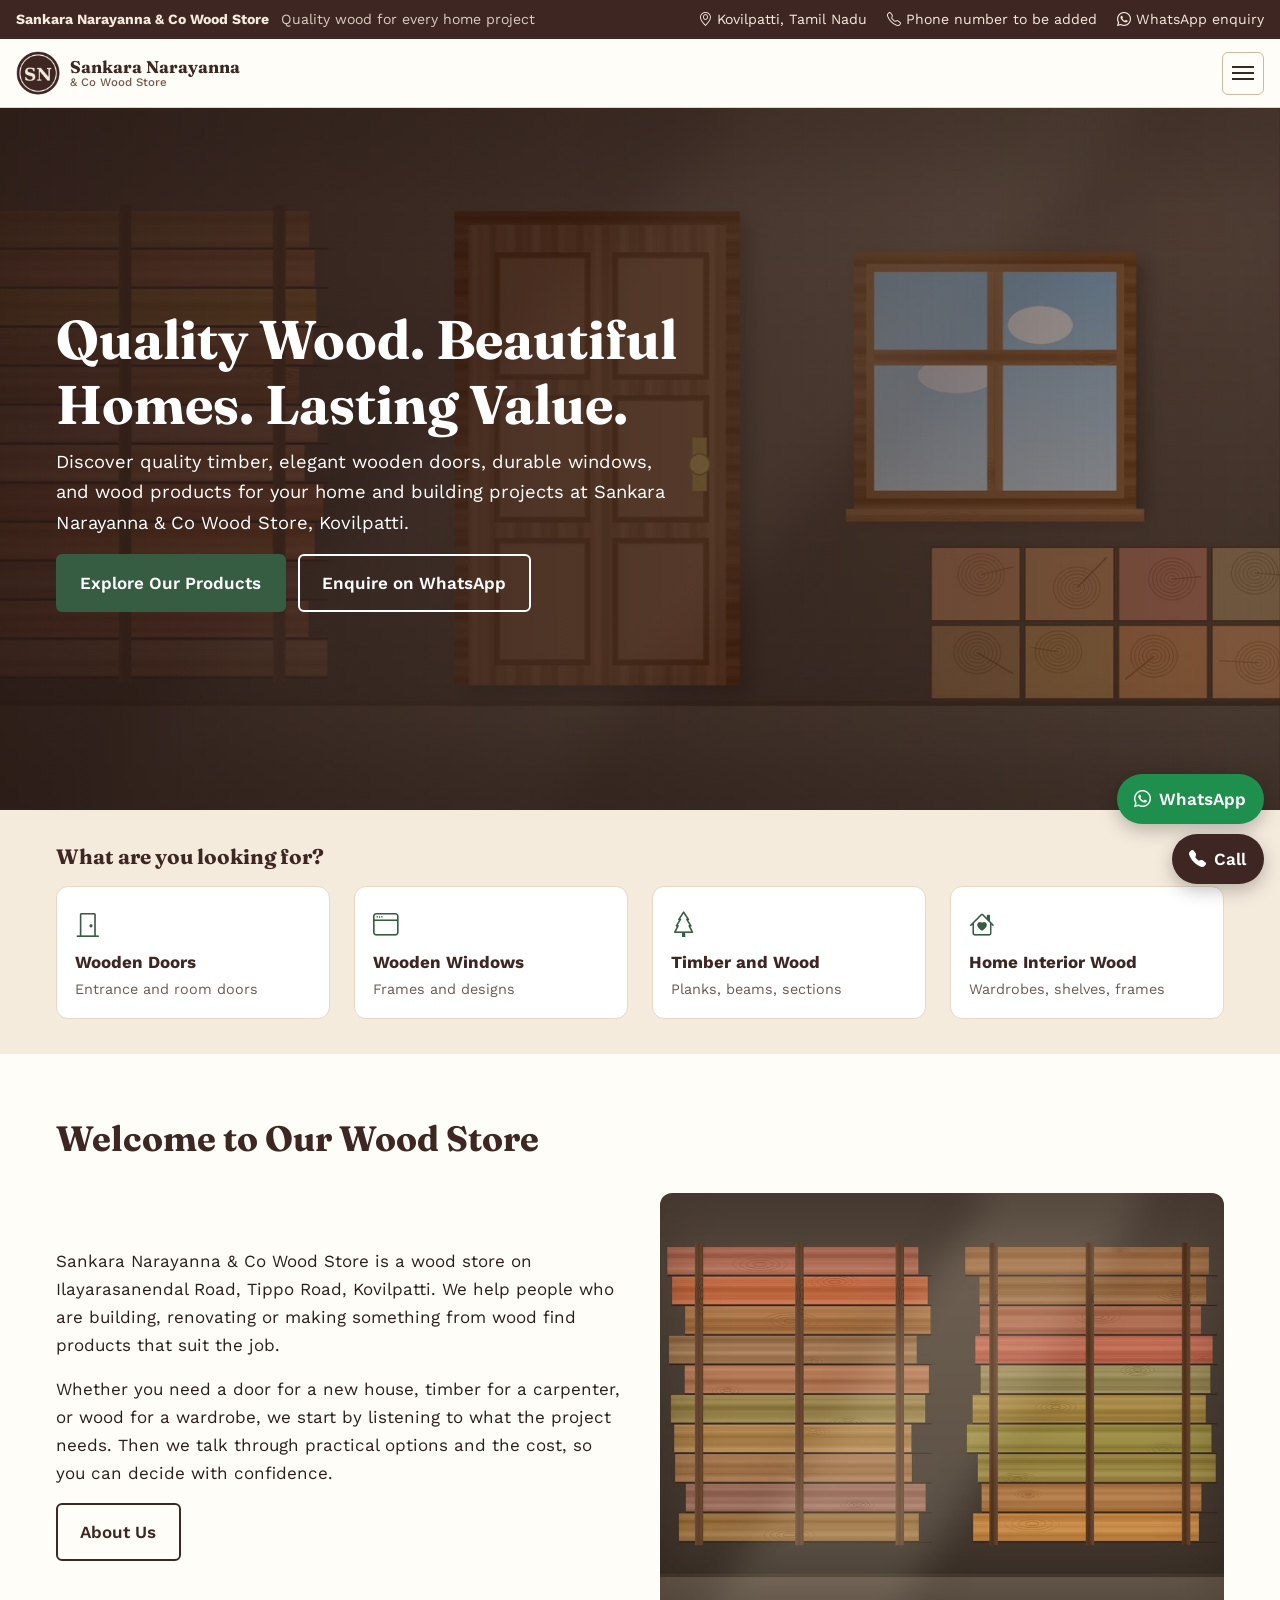
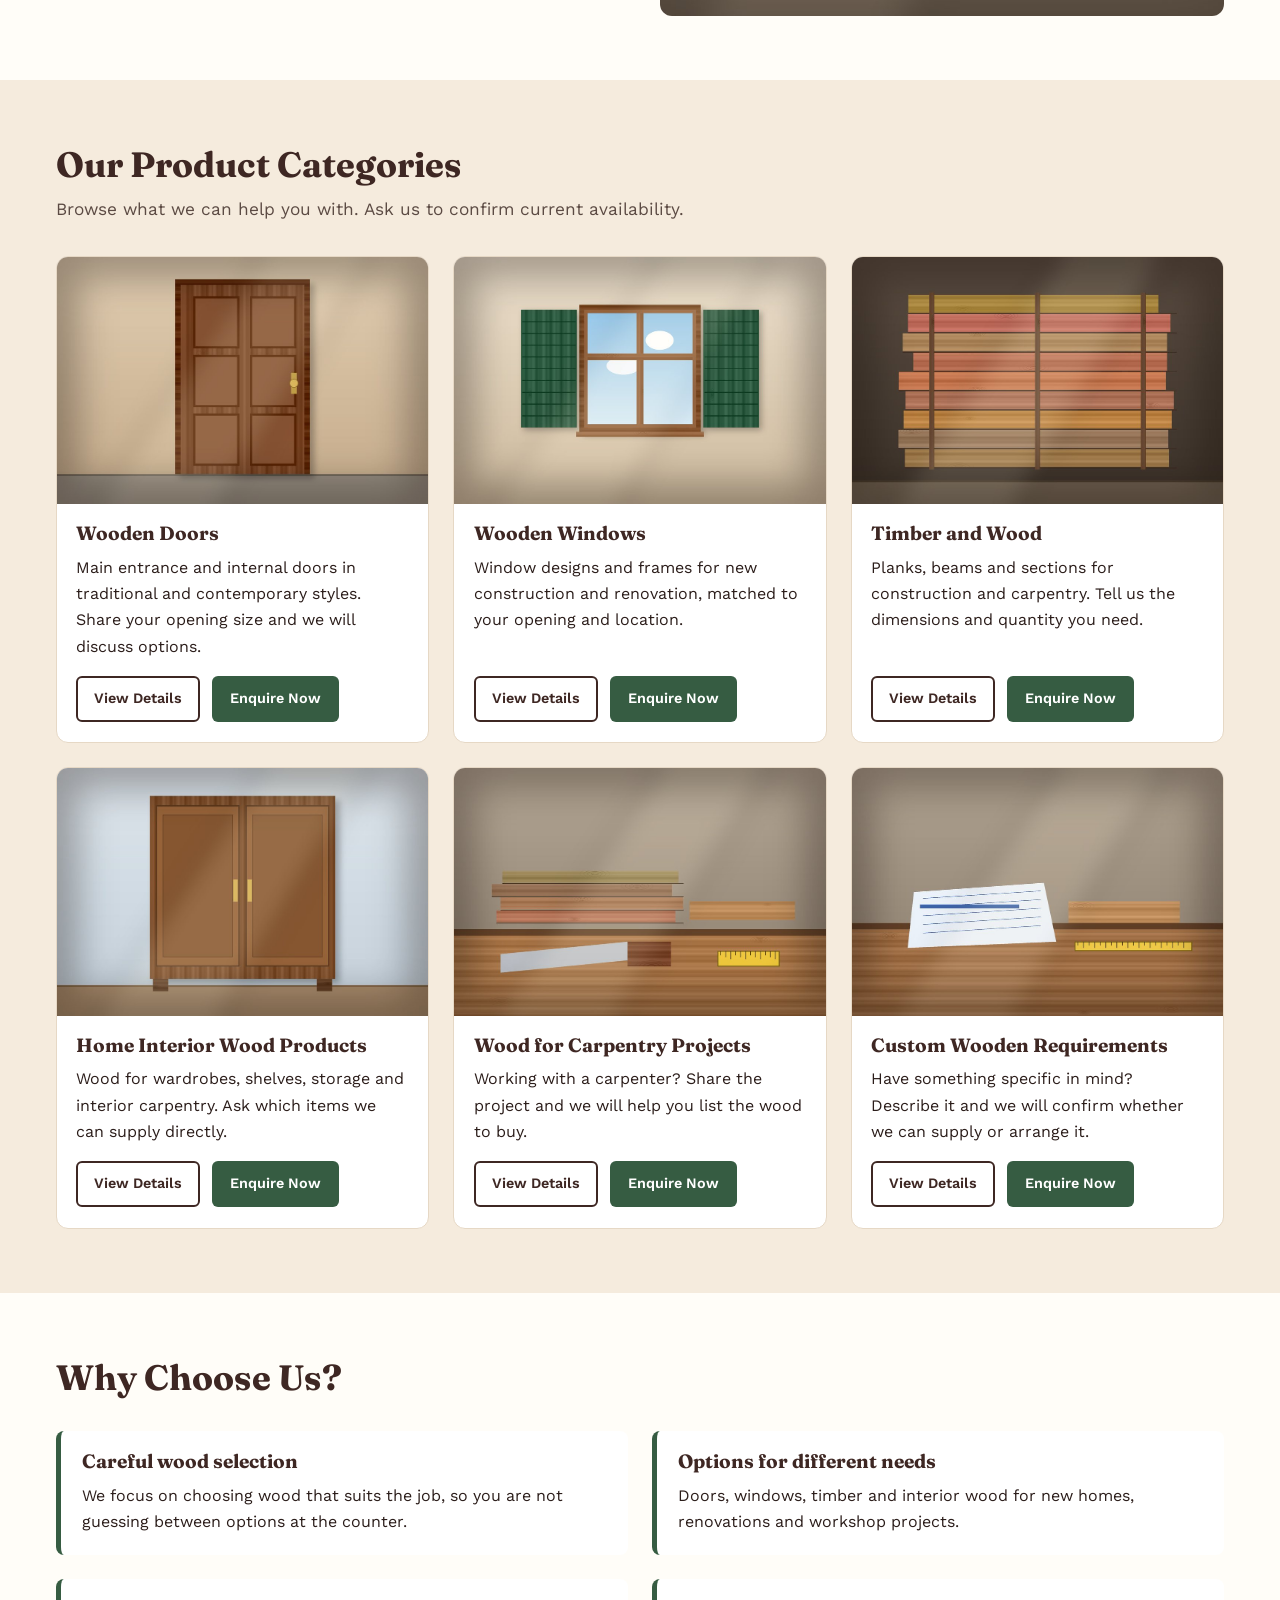
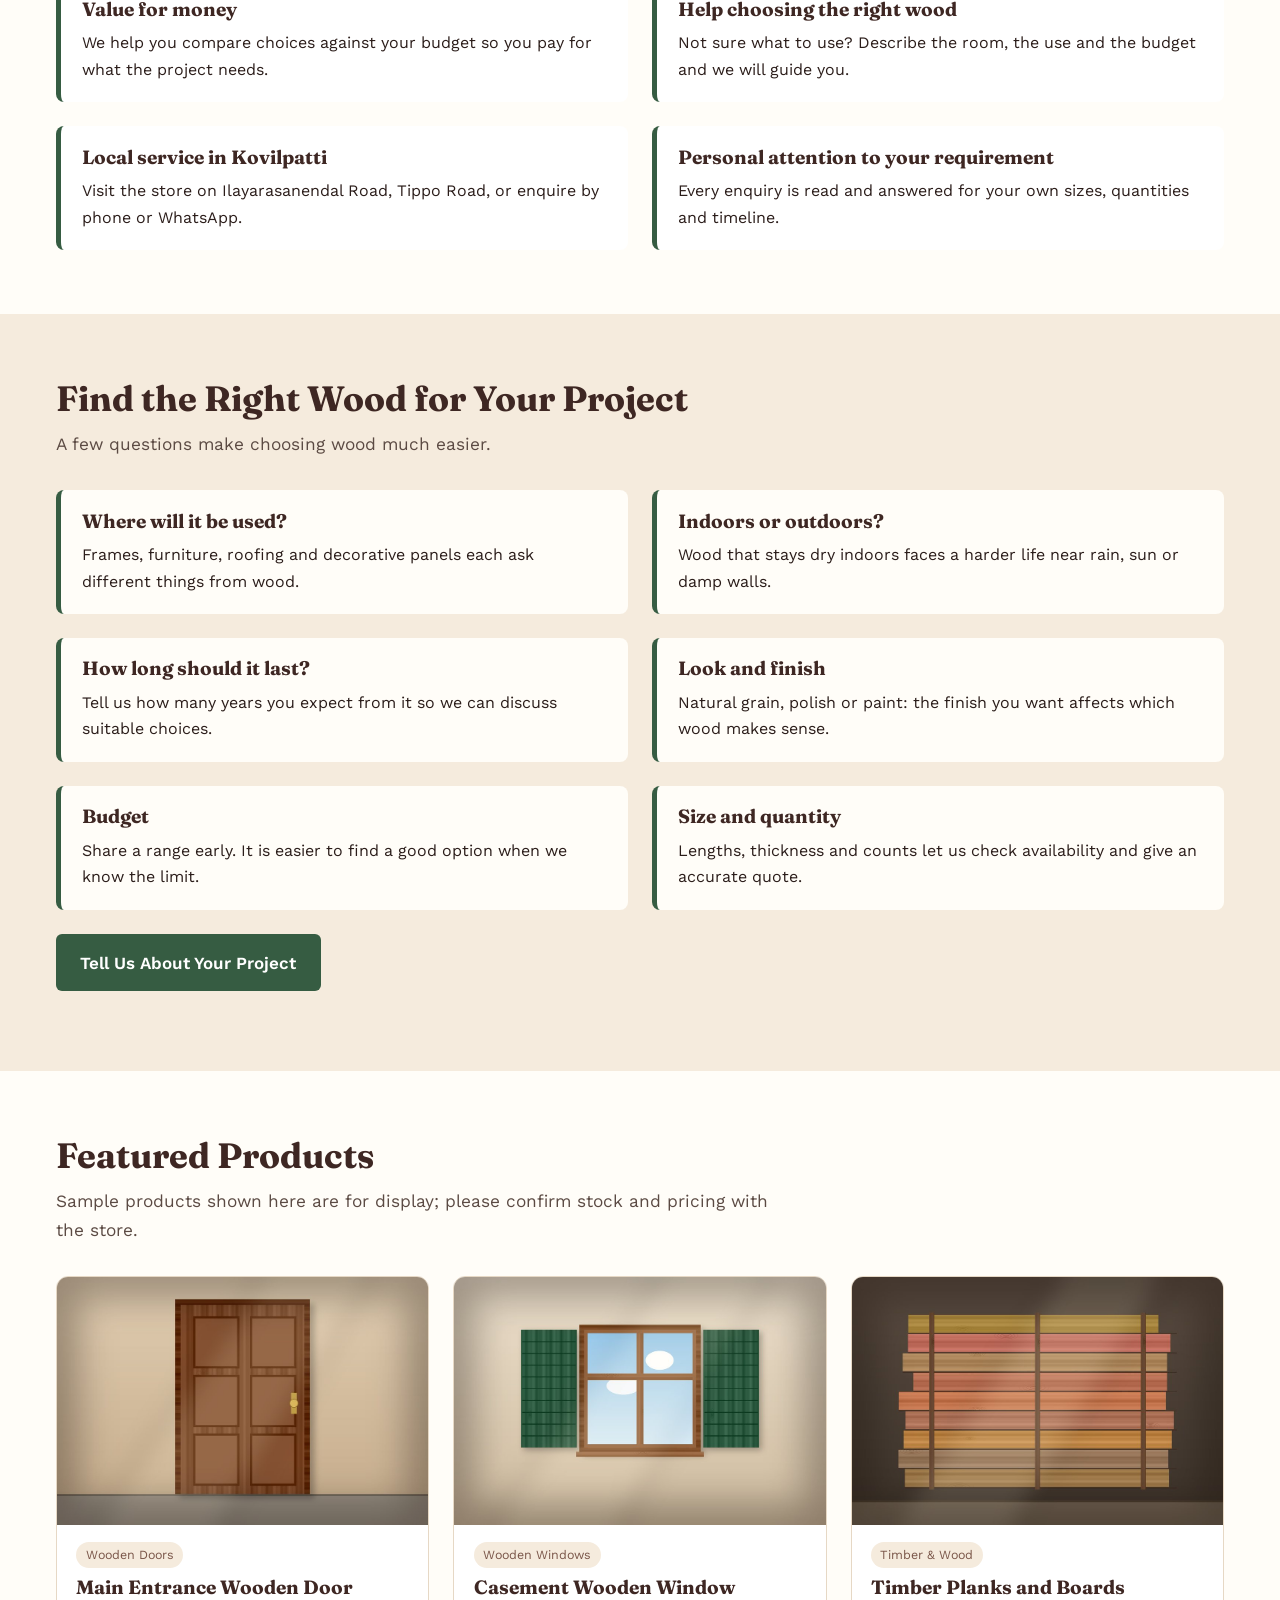
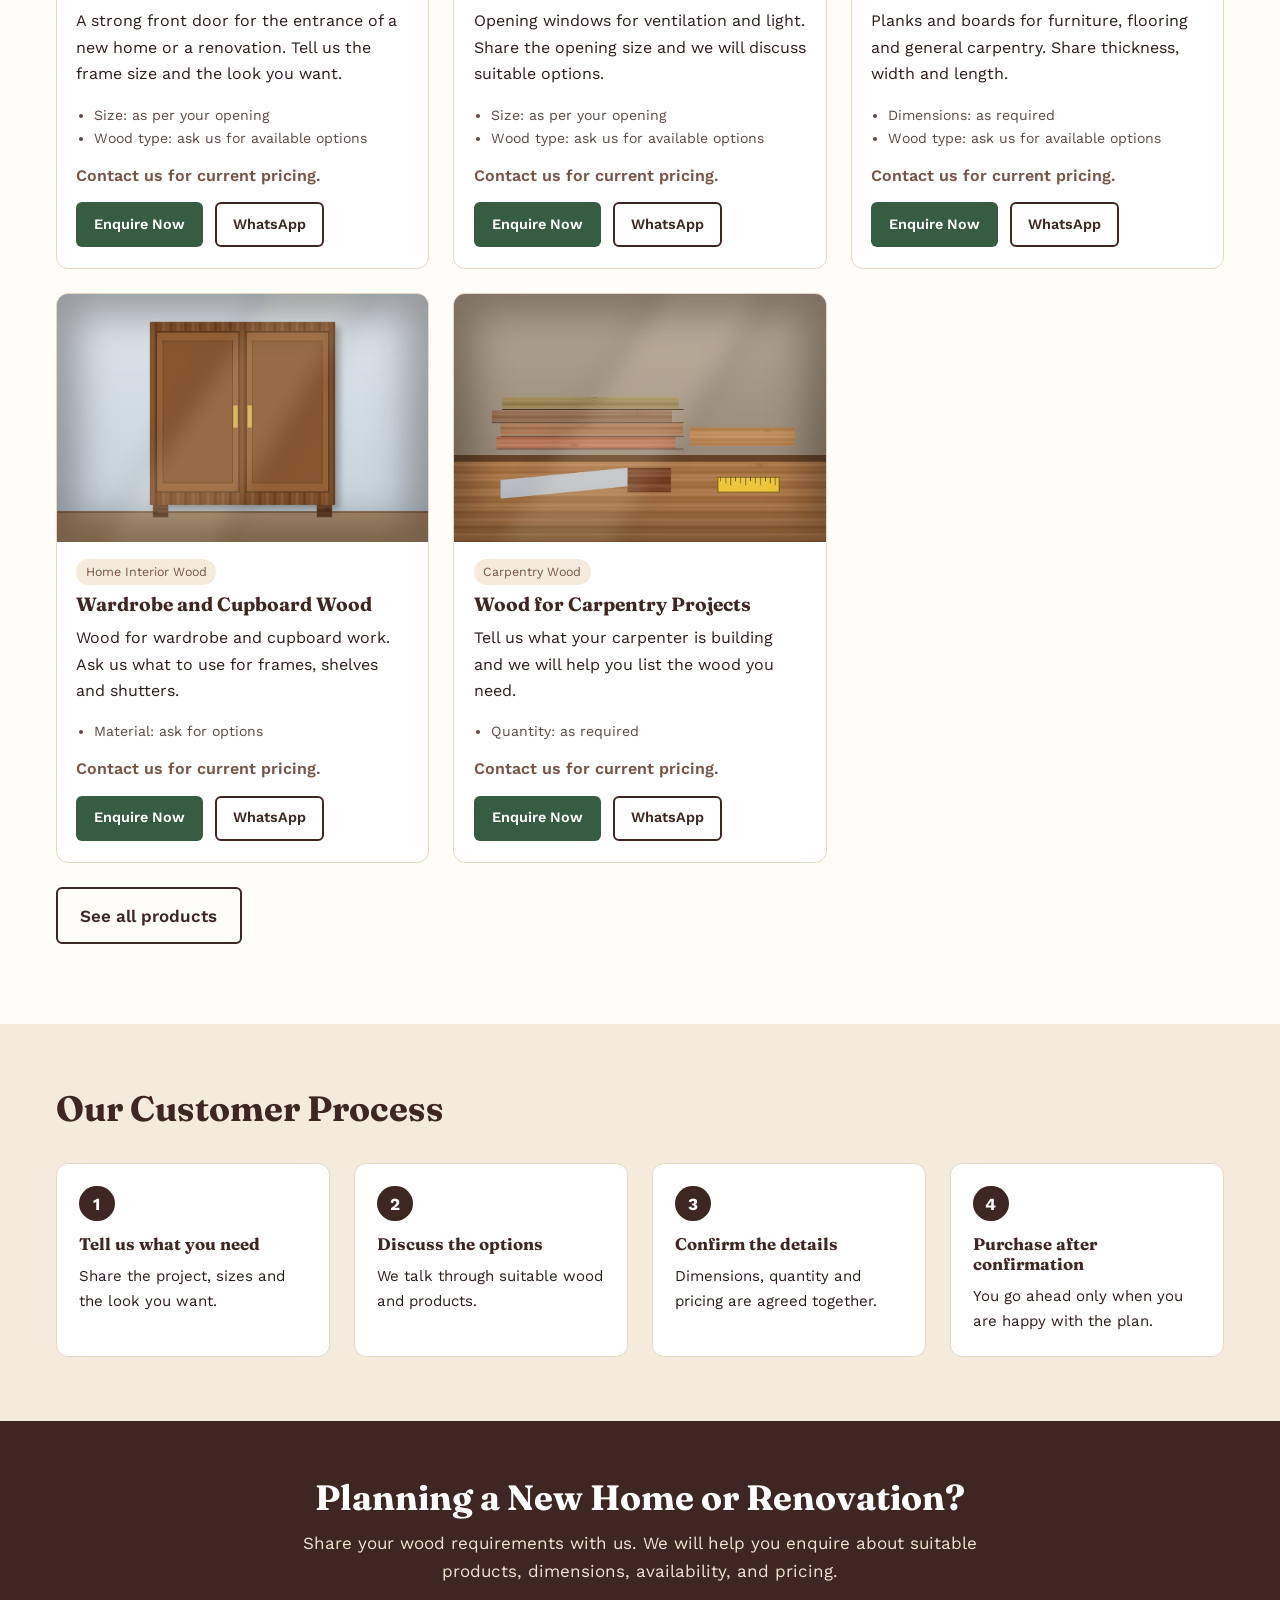
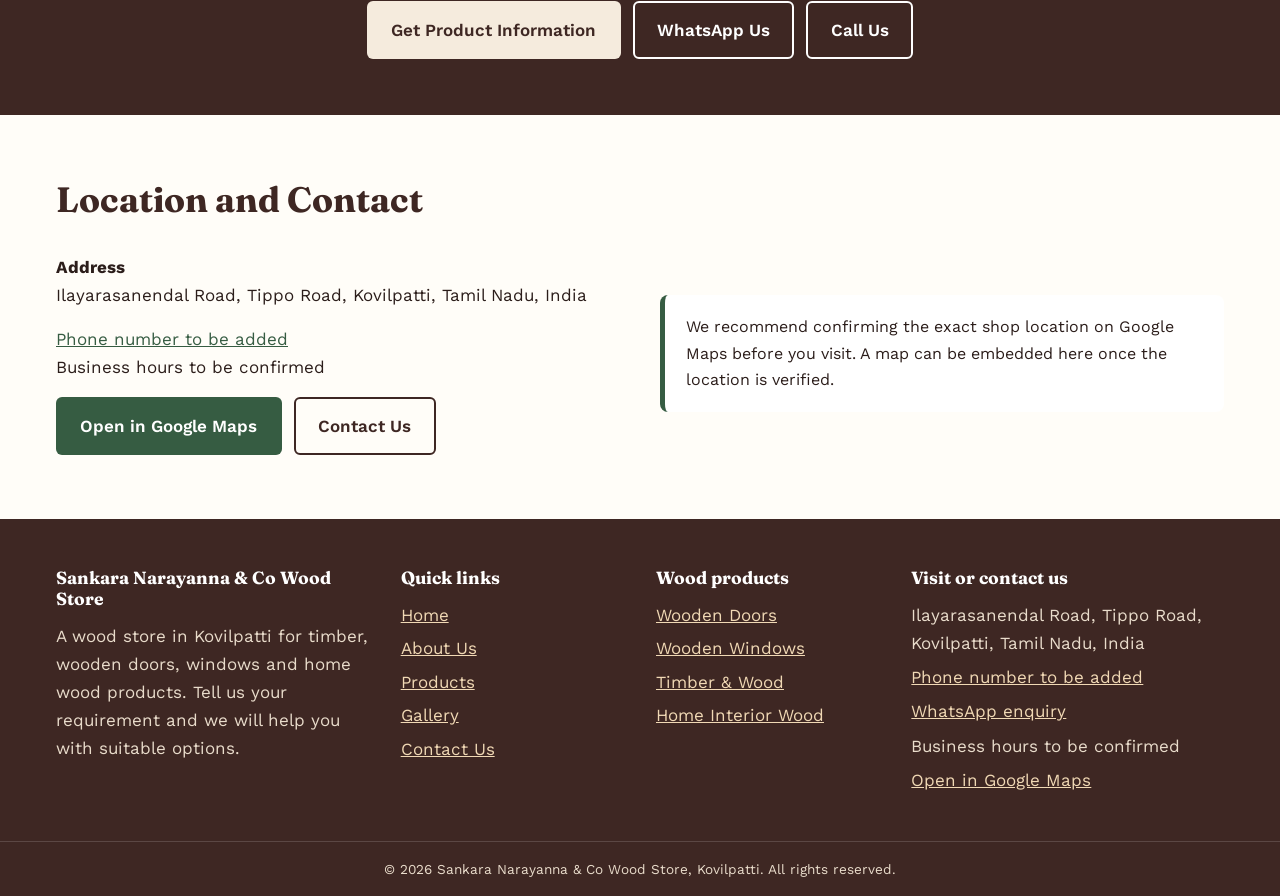
<file: index.html>
<!DOCTYPE html>
<html lang="en">
<head>
<meta charset="UTF-8">
<meta name="viewport" content="width=device-width, initial-scale=1">
<title>Wood Store in Kovilpatti | Wooden Doors, Windows &amp; Timber | Sankara Narayanna &amp; Co</title>
<meta name="description" content="Sankara Narayanna &amp; Co Wood Store in Kovilpatti: timber, wooden doors, wooden windows and wood products for home construction and renovation. Enquire today.">
<link rel="canonical" href="https://www.example.com/index.html">
<meta property="og:type" content="website">
<meta property="og:title" content="Wood Store in Kovilpatti | Wooden Doors, Windows &amp; Timber | Sankara Narayanna &amp; Co">
<meta property="og:description" content="Sankara Narayanna &amp; Co Wood Store in Kovilpatti: timber, wooden doors, wooden windows and wood products for home construction and renovation. Enquire today.">
<meta property="og:url" content="https://www.example.com/index.html">
<meta property="og:image" content="https://www.example.com/images/hero-wood-store.jpg">
<link rel="icon" href="images/logo.png">
<link rel="preconnect" href="https://fonts.googleapis.com"><link rel="preconnect" href="https://fonts.gstatic.com" crossorigin>
<link rel="stylesheet" href="https://fonts.googleapis.com/css2?family=Fraunces:wght@600;700&family=Work+Sans:wght@400;500;600&display=swap">
<link rel="stylesheet" href="https://cdn.jsdelivr.net/npm/bootstrap-icons@1.11.3/font/bootstrap-icons.min.css">
<link rel="stylesheet" href="navbar/global.css">
<link rel="stylesheet" href="css/style.css">
<link rel="stylesheet" href="css/responsive.css">
<script type="application/ld+json">
{"@context":"https://schema.org","@type":"LocalBusiness","name":"Sankara Narayanna & Co Wood Store","description":"Wood store in Kovilpatti for timber, wooden doors, windows and home wood products.","address":{"@type":"PostalAddress","streetAddress":"Ilayarasanendal Road, Tippo Road","addressLocality":"Kovilpatti","addressRegion":"Tamil Nadu","addressCountry":"IN"}}
</script>
</head>
<body>
<div id="site-header"></div>
<div id="site-navbar"></div>
<main id="main">
<section class="hero"><img src="images/hero-wood-store.jpg" alt="Illustration of timber, a wooden door and a window in a wood store" width="1920" height="900" fetchpriority="high">
<div class="wrap"><h1>Quality Wood. Beautiful Homes. Lasting Value.</h1>
<p>Discover quality timber, elegant wooden doors, durable windows, and wood products for your home and building projects at Sankara Narayanna &amp; Co Wood Store, Kovilpatti.</p>
<div class="btn-row"><a class="btn btn-primary" href="products.html">Explore Our Products</a><a class="btn btn-ghost" data-site="wa" data-msg="Hello, I would like to enquire about wood products." href="#" target="_blank" rel="noopener">Enquire on WhatsApp</a></div></div></section>
<section class="quick"><div class="wrap"><h2 class="quick-title">What are you looking for?</h2><div class="grid grid-4"><a class="quick-link" href="wooden-doors.html"><i class="bi bi-door-closed" aria-hidden="true"></i><strong>Wooden Doors</strong><span>Entrance and room doors</span></a><a class="quick-link" href="wooden-windows.html"><i class="bi bi-window" aria-hidden="true"></i><strong>Wooden Windows</strong><span>Frames and designs</span></a><a class="quick-link" href="timber-wood.html"><i class="bi bi-tree" aria-hidden="true"></i><strong>Timber and Wood</strong><span>Planks, beams, sections</span></a><a class="quick-link" href="home-interior-wood.html"><i class="bi bi-house-heart" aria-hidden="true"></i><strong>Home Interior Wood</strong><span>Wardrobes, shelves, frames</span></a></div></div></section><section class="section"><div class="wrap"><div class="section-head"><h2>Welcome to Our Wood Store</h2></div><div class="split"><div><p>Sankara Narayanna &amp; Co Wood Store is a wood store on Ilayarasanendal Road, Tippo Road, Kovilpatti. We help people who are building, renovating or making something from wood find products that suit the job.</p><p>Whether you need a door for a new house, timber for a carpenter, or wood for a wardrobe, we start by listening to what the project needs. Then we talk through practical options and the cost, so you can decide with confidence.</p><a class="btn btn-outline" href="about.html">About Us</a></div><img src="images/gallery/gallery-1.jpg" alt="Sample image of timber stacked in a store" width="800" height="600" loading="lazy"></div></div></section><section class="section alt"><div class="wrap"><div class="section-head"><h2>Our Product Categories</h2><p>Browse what we can help you with. Ask us to confirm current availability.</p></div><div class="grid grid-3"><article class="card"><img src="images/wooden-doors/main-entrance-door.jpg" alt="Illustration: Wooden Doors" width="600" height="400" loading="lazy"><div class="card-body"><h3>Wooden Doors</h3><p>Main entrance and internal doors in traditional and contemporary styles. Share your opening size and we will discuss options.</p><div class="btn-row"><a class="btn btn-outline btn-sm" href="wooden-doors.html">View Details</a><a class="btn btn-primary btn-sm" data-site="wa" data-msg="Hello, I would like to enquire about wooden doors." href="#" target="_blank" rel="noopener">Enquire Now</a></div></div></article><article class="card"><img src="images/wooden-windows/casement-window.jpg" alt="Illustration: Wooden Windows" width="600" height="400" loading="lazy"><div class="card-body"><h3>Wooden Windows</h3><p>Window designs and frames for new construction and renovation, matched to your opening and location.</p><div class="btn-row"><a class="btn btn-outline btn-sm" href="wooden-windows.html">View Details</a><a class="btn btn-primary btn-sm" data-site="wa" data-msg="Hello, I would like to enquire about wooden windows." href="#" target="_blank" rel="noopener">Enquire Now</a></div></div></article><article class="card"><img src="images/timber-wood/timber-planks.jpg" alt="Illustration: Timber and Wood" width="600" height="400" loading="lazy"><div class="card-body"><h3>Timber and Wood</h3><p>Planks, beams and sections for construction and carpentry. Tell us the dimensions and quantity you need.</p><div class="btn-row"><a class="btn btn-outline btn-sm" href="timber-wood.html">View Details</a><a class="btn btn-primary btn-sm" data-site="wa" data-msg="Hello, I would like to enquire about timber." href="#" target="_blank" rel="noopener">Enquire Now</a></div></div></article><article class="card"><img src="images/home-interior/wardrobe-wood.jpg" alt="Illustration: Home Interior Wood Products" width="600" height="400" loading="lazy"><div class="card-body"><h3>Home Interior Wood Products</h3><p>Wood for wardrobes, shelves, storage and interior carpentry. Ask which items we can supply directly.</p><div class="btn-row"><a class="btn btn-outline btn-sm" href="home-interior-wood.html">View Details</a><a class="btn btn-primary btn-sm" data-site="wa" data-msg="Hello, I would like to enquire about home interior wood." href="#" target="_blank" rel="noopener">Enquire Now</a></div></div></article><article class="card"><img src="images/timber-wood/carpentry-wood.jpg" alt="Illustration: Wood for Carpentry Projects" width="600" height="400" loading="lazy"><div class="card-body"><h3>Wood for Carpentry Projects</h3><p>Working with a carpenter? Share the project and we will help you list the wood to buy.</p><div class="btn-row"><a class="btn btn-outline btn-sm" href="products.html#carpentry">View Details</a><a class="btn btn-primary btn-sm" data-site="wa" data-msg="Hello, I would like wood for a carpentry project." href="#" target="_blank" rel="noopener">Enquire Now</a></div></div></article><article class="card"><img src="images/home-interior/custom-wood.jpg" alt="Illustration: Custom Wooden Requirements" width="600" height="400" loading="lazy"><div class="card-body"><h3>Custom Wooden Requirements</h3><p>Have something specific in mind? Describe it and we will confirm whether we can supply or arrange it.</p><div class="btn-row"><a class="btn btn-outline btn-sm" href="contact.html#enquiry">View Details</a><a class="btn btn-primary btn-sm" data-site="wa" data-msg="Hello, I have a custom wood requirement." href="#" target="_blank" rel="noopener">Enquire Now</a></div></div></article></div></div></section><section class="section"><div class="wrap"><div class="section-head"><h2>Why Choose Us?</h2></div><div class="grid grid-2"><div class="info-card"><h3>Careful wood selection</h3><p>We focus on choosing wood that suits the job, so you are not guessing between options at the counter.</p></div><div class="info-card"><h3>Options for different needs</h3><p>Doors, windows, timber and interior wood for new homes, renovations and workshop projects.</p></div><div class="info-card"><h3>Value for money</h3><p>We help you compare choices against your budget so you pay for what the project needs.</p></div><div class="info-card"><h3>Help choosing the right wood</h3><p>Not sure what to use? Describe the room, the use and the budget and we will guide you.</p></div><div class="info-card"><h3>Local service in Kovilpatti</h3><p>Visit the store on Ilayarasanendal Road, Tippo Road, or enquire by phone or WhatsApp.</p></div><div class="info-card"><h3>Personal attention to your requirement</h3><p>Every enquiry is read and answered for your own sizes, quantities and timeline.</p></div></div></div></section><section class="section alt"><div class="wrap"><div class="section-head"><h2>Find the Right Wood for Your Project</h2><p>A few questions make choosing wood much easier.</p></div><div class="grid grid-2"><div class="info-card"><h3>Where will it be used?</h3><p>Frames, furniture, roofing and decorative panels each ask different things from wood.</p></div><div class="info-card"><h3>Indoors or outdoors?</h3><p>Wood that stays dry indoors faces a harder life near rain, sun or damp walls.</p></div><div class="info-card"><h3>How long should it last?</h3><p>Tell us how many years you expect from it so we can discuss suitable choices.</p></div><div class="info-card"><h3>Look and finish</h3><p>Natural grain, polish or paint: the finish you want affects which wood makes sense.</p></div><div class="info-card"><h3>Budget</h3><p>Share a range early. It is easier to find a good option when we know the limit.</p></div><div class="info-card"><h3>Size and quantity</h3><p>Lengths, thickness and counts let us check availability and give an accurate quote.</p></div></div><p style="margin-top:1.5rem"><a class="btn btn-primary" href="contact.html#enquiry">Tell Us About Your Project</a></p></div></section><section class="section"><div class="wrap"><div class="section-head"><h2>Featured Products</h2><p>Sample products shown here are for display; please confirm stock and pricing with the store.</p></div><div class="grid grid-3" data-products data-featured="true"></div><p style="margin-top:1.5rem"><a class="btn btn-outline" href="products.html">See all products</a></p></div></section><section class="section alt"><div class="wrap"><div class="section-head"><h2>Our Customer Process</h2></div><ol class="steps"><li><h3>Tell us what you need</h3><p>Share the project, sizes and the look you want.</p></li><li><h3>Discuss the options</h3><p>We talk through suitable wood and products.</p></li><li><h3>Confirm the details</h3><p>Dimensions, quantity and pricing are agreed together.</p></li><li><h3>Purchase after confirmation</h3><p>You go ahead only when you are happy with the plan.</p></li></ol></div></section><section class="cta"><div class="wrap"><h2>Planning a New Home or Renovation?</h2><p>Share your wood requirements with us. We will help you enquire about suitable products, dimensions, availability, and pricing.</p><div class="btn-row"><a class="btn btn-light" href="contact.html#enquiry">Get Product Information</a><a class="btn btn-ghost" data-site="wa" data-msg="Hello, I am planning a home project and need wood." href="#" target="_blank" rel="noopener">WhatsApp Us</a><a class="btn btn-ghost" data-site="tel" href="#">Call Us</a></div></div></section><section class="section"><div class="wrap"><div class="section-head"><h2>Location and Contact</h2></div><div class="split"><div><p><strong>Address</strong><br>Ilayarasanendal Road, Tippo Road, Kovilpatti, Tamil Nadu, India</p><p><a data-site="tel" href="#"><span data-site="phone-text">Phone number to be added</span></a><br><span data-site="hours">Business hours to be confirmed</span></p><div class="btn-row"><a class="btn btn-primary" data-site="map" href="#" target="_blank" rel="noopener">Open in Google Maps</a><a class="btn btn-outline" href="contact.html">Contact Us</a></div></div><div class="info-card"><p>We recommend confirming the exact shop location on Google Maps before you visit. A map can be embedded here once the location is verified.</p></div></div></div></section>
</main>
<div id="site-footer"></div>
<script src="js/config.js"></script>
<script src="navbar/navbar.js"></script>
<script src="js/main.js"></script>
</body>
</html>
</file>
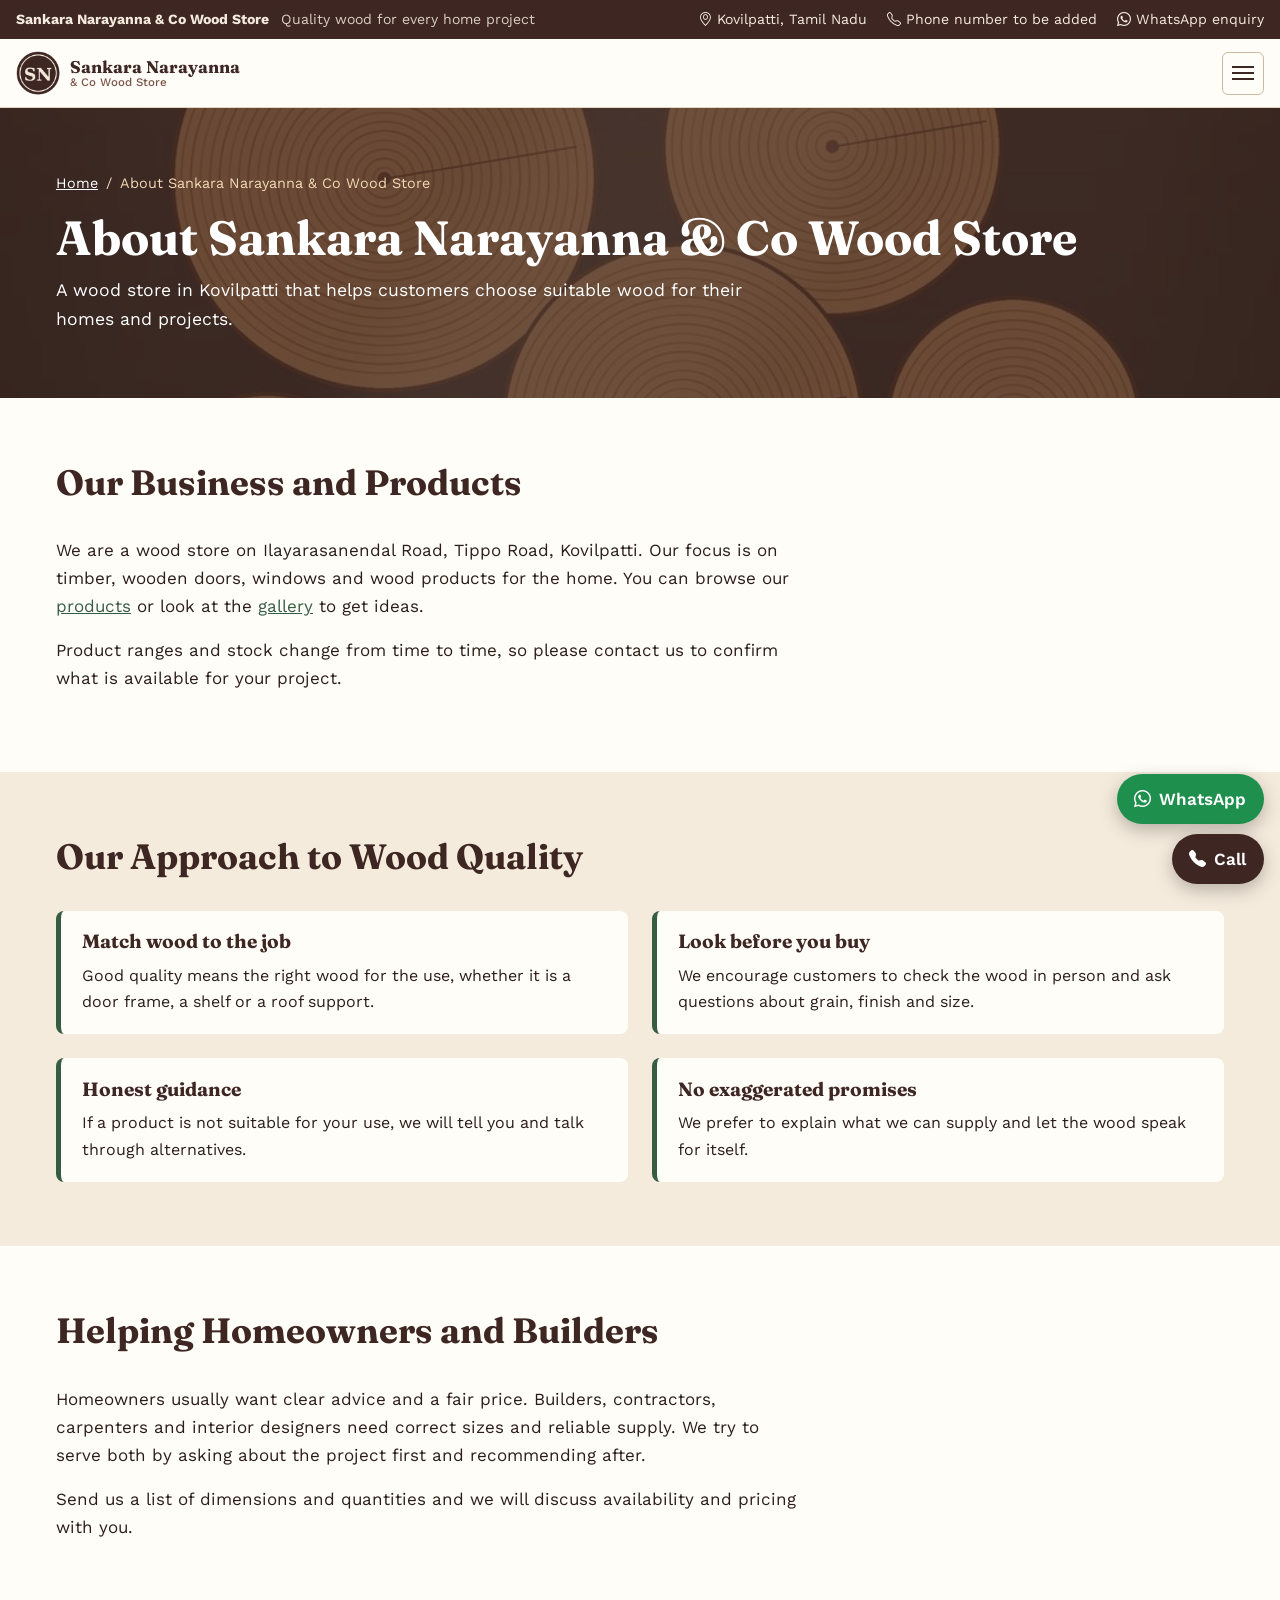
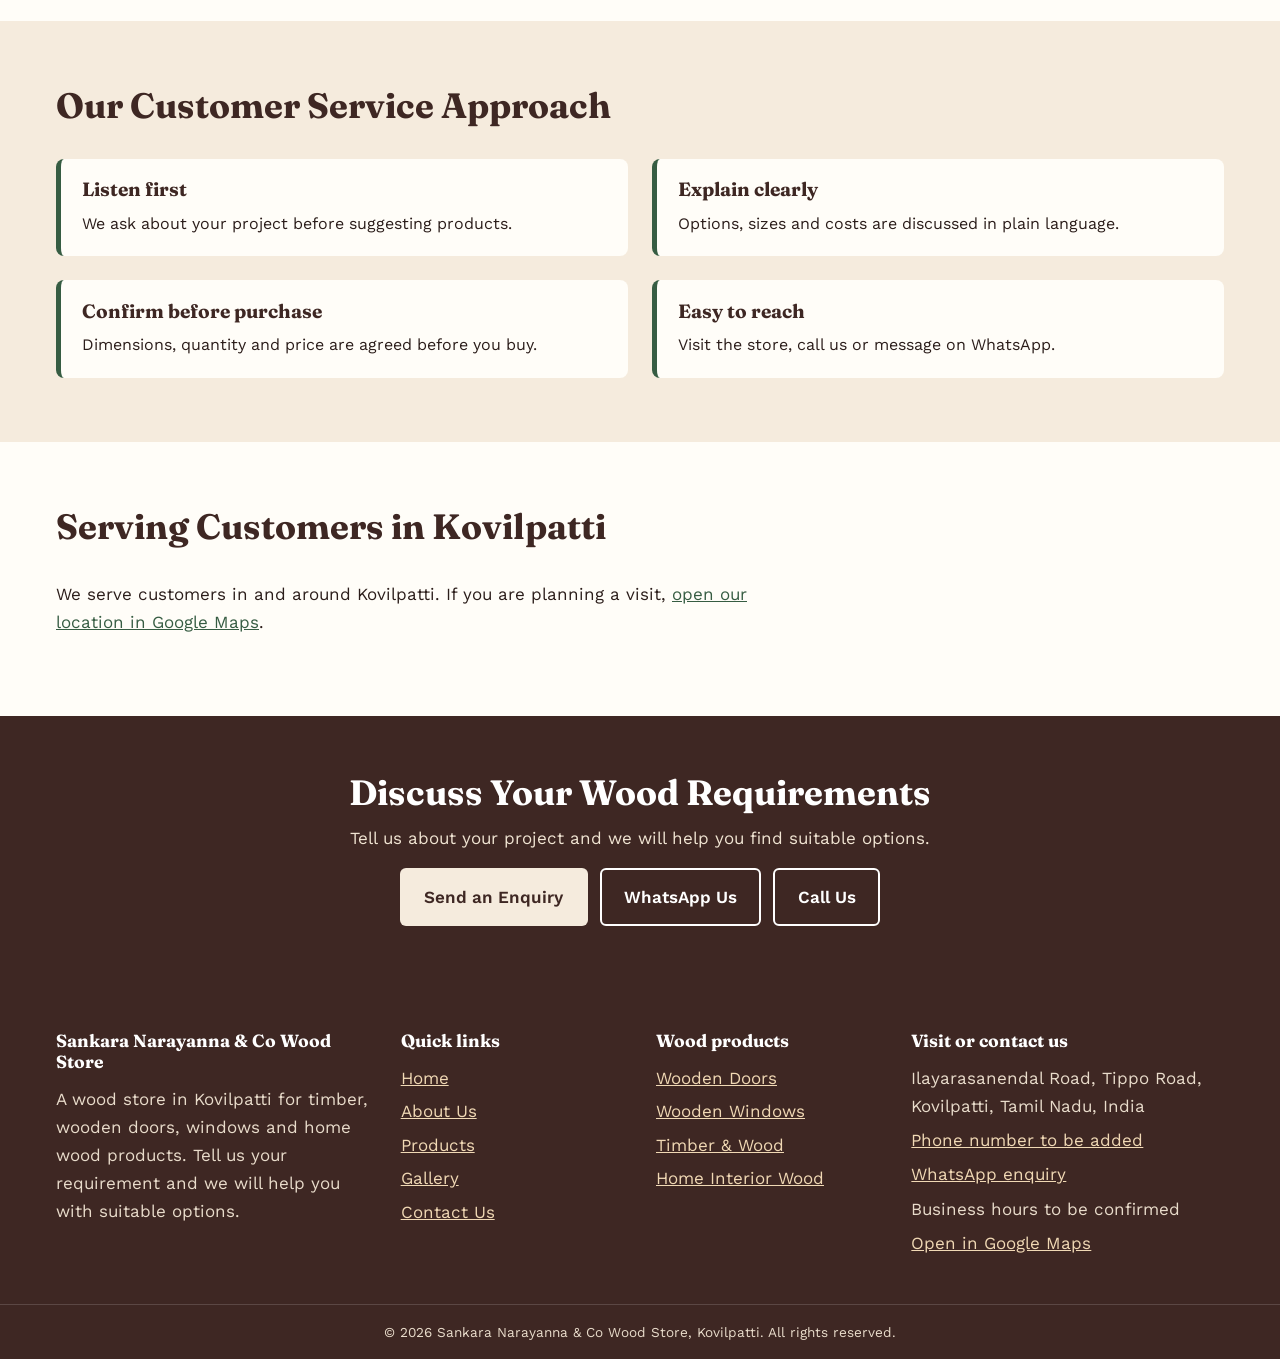
<file: about.html>
<!DOCTYPE html>
<html lang="en">
<head>
<meta charset="UTF-8">
<meta name="viewport" content="width=device-width, initial-scale=1">
<title>About Us | Sankara Narayanna &amp; Co Wood Store, Kovilpatti</title>
<meta name="description" content="Learn about Sankara Narayanna &amp; Co Wood Store in Kovilpatti and how we help homeowners, carpenters and builders choose suitable timber, doors and windows.">
<link rel="canonical" href="https://www.example.com/about.html">
<meta property="og:type" content="website">
<meta property="og:title" content="About Us | Sankara Narayanna &amp; Co Wood Store, Kovilpatti">
<meta property="og:description" content="Learn about Sankara Narayanna &amp; Co Wood Store in Kovilpatti and how we help homeowners, carpenters and builders choose suitable timber, doors and windows.">
<meta property="og:url" content="https://www.example.com/about.html">
<meta property="og:image" content="https://www.example.com/images/hero-wood-store.jpg">
<link rel="icon" href="images/logo.png">
<link rel="preconnect" href="https://fonts.googleapis.com"><link rel="preconnect" href="https://fonts.gstatic.com" crossorigin>
<link rel="stylesheet" href="https://fonts.googleapis.com/css2?family=Fraunces:wght@600;700&family=Work+Sans:wght@400;500;600&display=swap">
<link rel="stylesheet" href="https://cdn.jsdelivr.net/npm/bootstrap-icons@1.11.3/font/bootstrap-icons.min.css">
<link rel="stylesheet" href="navbar/global.css">
<link rel="stylesheet" href="css/style.css">
<link rel="stylesheet" href="css/responsive.css">
</head>
<body>
<div id="site-header"></div>
<div id="site-navbar"></div>
<main id="main">
<section class="page-hero"><img src="images/gallery/gallery-2.jpg" alt="" width="1600" height="500"><div class="wrap"><nav class="crumbs" aria-label="Breadcrumb"><a href="index.html">Home</a><span aria-hidden="true">/</span><span>About Sankara Narayanna &amp; Co Wood Store</span></nav><h1>About Sankara Narayanna &amp; Co Wood Store</h1><p>A wood store in Kovilpatti that helps customers choose suitable wood for their homes and projects.</p></div></section><section class="section"><div class="wrap"><div class="section-head"><h2>Our Business and Products</h2></div><p>We are a wood store on Ilayarasanendal Road, Tippo Road, Kovilpatti. Our focus is on timber, wooden doors, windows and wood products for the home. You can browse our <a href="products.html">products</a> or look at the <a href="gallery.html">gallery</a> to get ideas.</p><p>Product ranges and stock change from time to time, so please contact us to confirm what is available for your project.</p></div></section><section class="section alt"><div class="wrap"><div class="section-head"><h2>Our Approach to Wood Quality</h2></div><div class="grid grid-2"><div class="info-card"><h3>Match wood to the job</h3><p>Good quality means the right wood for the use, whether it is a door frame, a shelf or a roof support.</p></div><div class="info-card"><h3>Look before you buy</h3><p>We encourage customers to check the wood in person and ask questions about grain, finish and size.</p></div><div class="info-card"><h3>Honest guidance</h3><p>If a product is not suitable for your use, we will tell you and talk through alternatives.</p></div><div class="info-card"><h3>No exaggerated promises</h3><p>We prefer to explain what we can supply and let the wood speak for itself.</p></div></div></div></section><section class="section"><div class="wrap"><div class="section-head"><h2>Helping Homeowners and Builders</h2></div><p>Homeowners usually want clear advice and a fair price. Builders, contractors, carpenters and interior designers need correct sizes and reliable supply. We try to serve both by asking about the project first and recommending after.</p><p>Send us a list of dimensions and quantities and we will discuss availability and pricing with you.</p></div></section><section class="section alt"><div class="wrap"><div class="section-head"><h2>Our Customer Service Approach</h2></div><div class="grid grid-2"><div class="info-card"><h3>Listen first</h3><p>We ask about your project before suggesting products.</p></div><div class="info-card"><h3>Explain clearly</h3><p>Options, sizes and costs are discussed in plain language.</p></div><div class="info-card"><h3>Confirm before purchase</h3><p>Dimensions, quantity and price are agreed before you buy.</p></div><div class="info-card"><h3>Easy to reach</h3><p>Visit the store, call us or message on WhatsApp.</p></div></div></div></section><section class="section"><div class="wrap"><div class="section-head"><h2>Serving Customers in Kovilpatti</h2></div><p>We serve customers in and around Kovilpatti. If you are planning a visit, <a data-site="map" href="#" target="_blank" rel="noopener">open our location in Google Maps</a>.</p></div></section><section class="cta"><div class="wrap"><h2>Discuss Your Wood Requirements</h2><p>Tell us about your project and we will help you find suitable options.</p><div class="btn-row"><a class="btn btn-light" href="contact.html#enquiry">Send an Enquiry</a><a class="btn btn-ghost" data-site="wa" data-msg="Hello, I would like to discuss my wood requirements." href="#" target="_blank" rel="noopener">WhatsApp Us</a><a class="btn btn-ghost" data-site="tel" href="#">Call Us</a></div></div></section>
</main>
<div id="site-footer"></div>
<script src="js/config.js"></script>
<script src="navbar/navbar.js"></script>
<script src="js/main.js"></script>
</body>
</html>
</file>
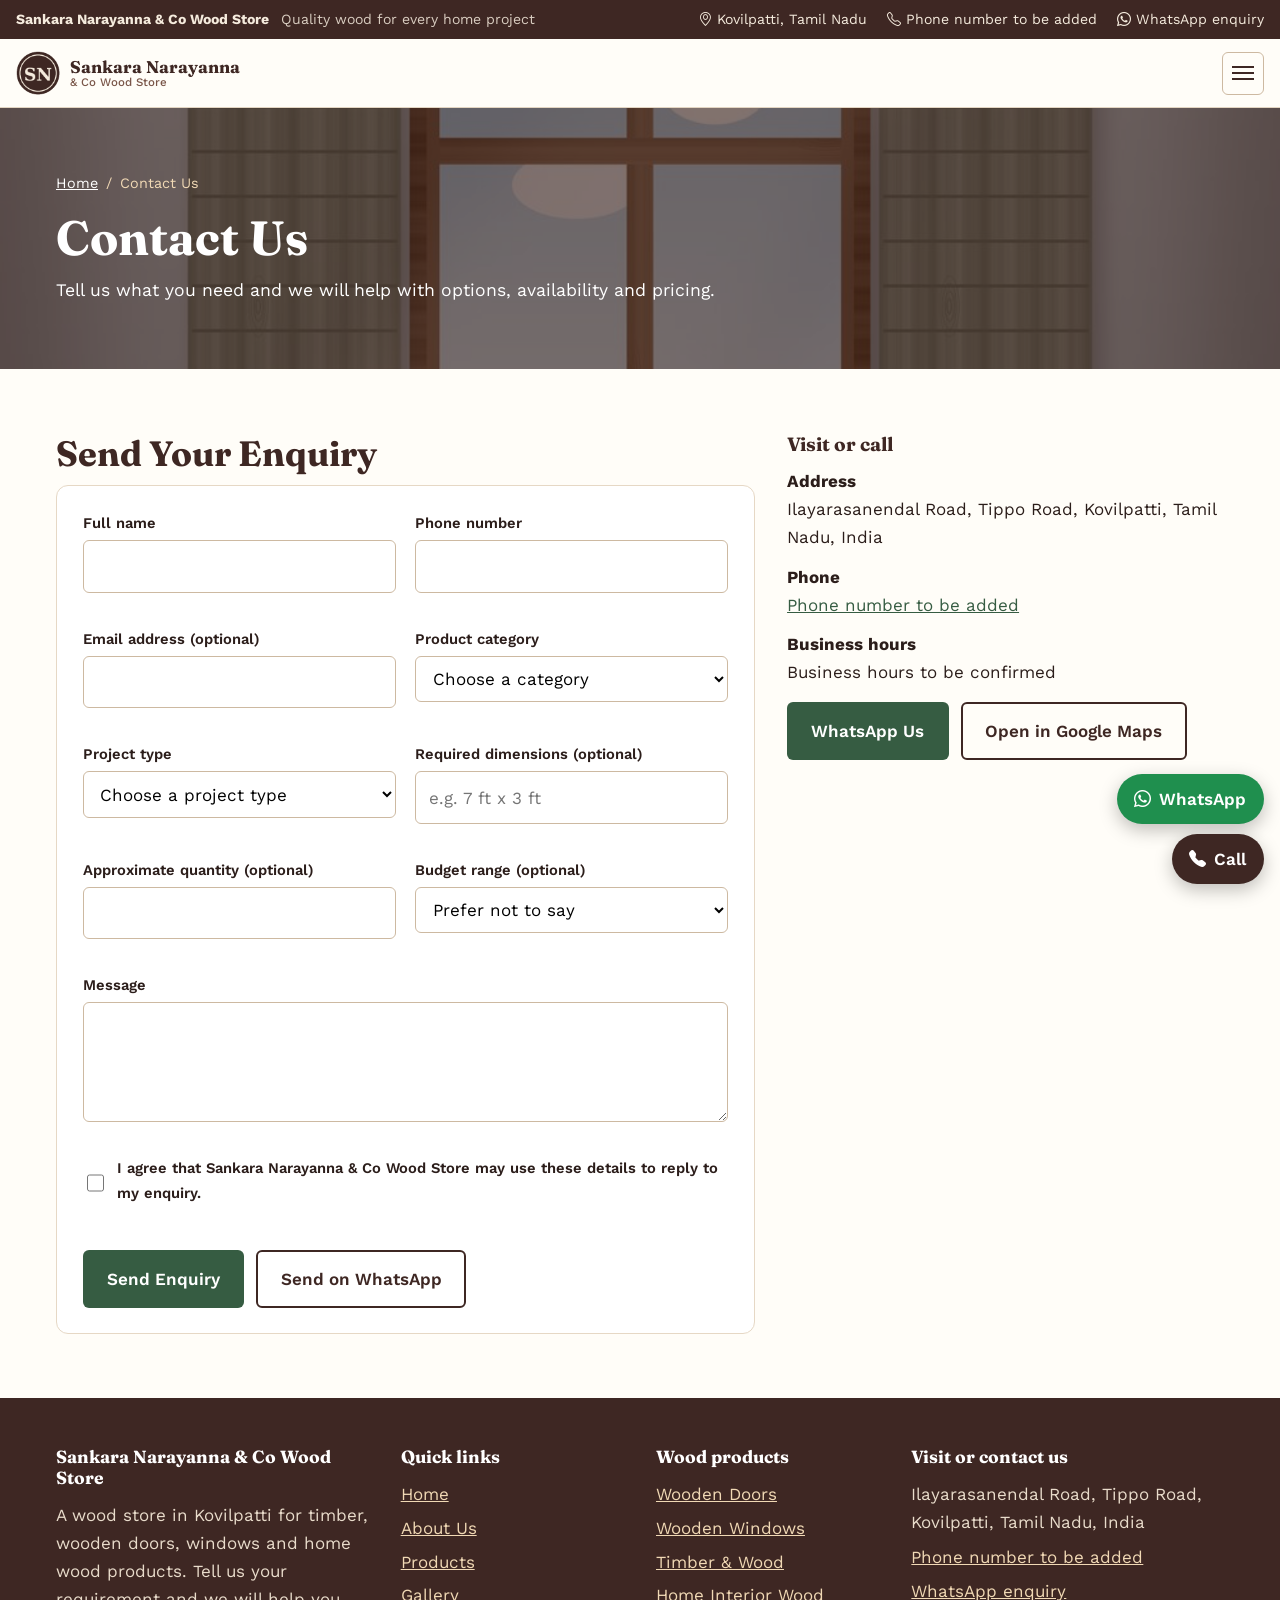
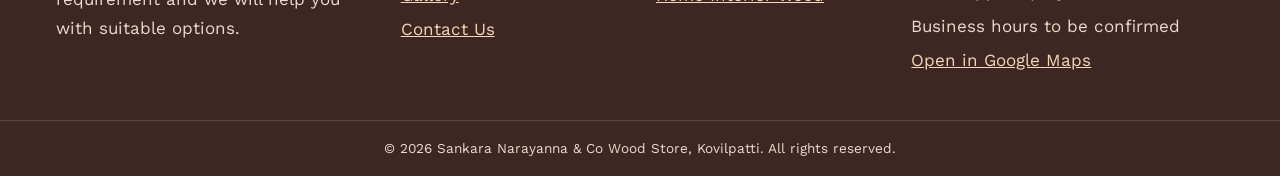
<file: contact.html>
<!DOCTYPE html>
<html lang="en">
<head>
<meta charset="UTF-8">
<meta name="viewport" content="width=device-width, initial-scale=1">
<title>Contact Us | Wood Store in Kovilpatti | Sankara Narayanna &amp; Co</title>
<meta name="description" content="Contact Sankara Narayanna &amp; Co Wood Store in Kovilpatti for wooden doors, windows and timber. Send an enquiry, call or message on WhatsApp.">
<link rel="canonical" href="https://www.example.com/contact.html">
<meta property="og:type" content="website">
<meta property="og:title" content="Contact Us | Wood Store in Kovilpatti | Sankara Narayanna &amp; Co">
<meta property="og:description" content="Contact Sankara Narayanna &amp; Co Wood Store in Kovilpatti for wooden doors, windows and timber. Send an enquiry, call or message on WhatsApp.">
<meta property="og:url" content="https://www.example.com/contact.html">
<meta property="og:image" content="https://www.example.com/images/hero-wood-store.jpg">
<link rel="icon" href="images/logo.png">
<link rel="preconnect" href="https://fonts.googleapis.com"><link rel="preconnect" href="https://fonts.gstatic.com" crossorigin>
<link rel="stylesheet" href="https://fonts.googleapis.com/css2?family=Fraunces:wght@600;700&family=Work+Sans:wght@400;500;600&display=swap">
<link rel="stylesheet" href="https://cdn.jsdelivr.net/npm/bootstrap-icons@1.11.3/font/bootstrap-icons.min.css">
<link rel="stylesheet" href="navbar/global.css">
<link rel="stylesheet" href="css/style.css">
<link rel="stylesheet" href="css/responsive.css">
</head>
<body>
<div id="site-header"></div>
<div id="site-navbar"></div>
<main id="main">
<section class="page-hero"><img src="images/gallery/gallery-4.jpg" alt="" width="1600" height="500"><div class="wrap"><nav class="crumbs" aria-label="Breadcrumb"><a href="index.html">Home</a><span aria-hidden="true">/</span><span>Contact Us</span></nav><h1>Contact Us</h1><p>Tell us what you need and we will help with options, availability and pricing.</p></div></section><section class="section" id="enquiry"><div class="wrap"><div class="grid" style="grid-template-columns:1.6fr 1fr;gap:2rem" id="contactGrid"><div><h2>Send Your Enquiry</h2><form class="form-card" id="enquiryForm" novalidate><div class="form-grid"><div class="field"><label for="name">Full name</label><input id="name" name="name" type="text" autocomplete="name" required><span class="err" id="err-name" role="alert"></span></div><div class="field"><label for="phone">Phone number</label><input id="phone" name="phone" type="tel" autocomplete="tel" inputmode="tel" required><span class="err" id="err-phone" role="alert"></span></div><div class="field"><label for="email">Email address (optional)</label><input id="email" name="email" type="email" autocomplete="email"><span class="err" id="err-email" role="alert"></span></div><div class="field"><label for="category">Product category</label><select id="category" name="category" required><option value="">Choose a category</option><option value="doors">Wooden Doors</option><option value="windows">Wooden Windows</option><option value="timber">Timber & Wood</option><option value="interior">Home Interior Wood</option><option value="carpentry">Carpentry Wood</option><option value="custom">Custom Requirement</option></select><span class="err" id="err-category" role="alert"></span></div><div class="field"><label for="projectType">Project type</label><select id="projectType" name="projectType" required><option value="">Choose a project type</option><option>New home construction</option><option>Renovation</option><option>Carpentry or furniture work</option><option>Commercial or contractor work</option><option>Other</option></select><span class="err" id="err-projectType" role="alert"></span></div><div class="field"><label for="dimensions">Required dimensions (optional)</label><input id="dimensions" name="dimensions" type="text" placeholder="e.g. 7 ft x 3 ft"><span class="err" id="err-dimensions" role="alert"></span></div><div class="field"><label for="quantity">Approximate quantity (optional)</label><input id="quantity" name="quantity" type="text"><span class="err" id="err-quantity" role="alert"></span></div><div class="field"><label for="budget">Budget range (optional)</label><select id="budget" name="budget"><option value="">Prefer not to say</option><option>Under Rs 10,000</option><option>Rs 10,000 - 50,000</option><option>Rs 50,000 - 1,00,000</option><option>Above Rs 1,00,000</option></select><span class="err" id="err-budget" role="alert"></span></div><div class="field full"><label for="message">Message</label><textarea id="message" name="message" required></textarea><span class="err" id="err-message" role="alert"></span></div><div class="field full"><label class="consent"><input type="checkbox" id="consent" name="consent" required><span>I agree that Sankara Narayanna &amp; Co Wood Store may use these details to reply to my enquiry.</span></label><span class="err" id="err-consent" role="alert"></span></div></div>
<div class="btn-row" style="margin-top:1.2rem"><button class="btn btn-primary" type="submit">Send Enquiry</button><button class="btn btn-outline" type="button" id="waSend">Send on WhatsApp</button></div>
<div class="form-msg" id="formMsg" role="status" aria-live="polite"></div></form></div><div><h3>Visit or call</h3><ul class="contact-list"><li><strong>Address</strong><br>Ilayarasanendal Road, Tippo Road, Kovilpatti, Tamil Nadu, India</li><li><strong>Phone</strong><br><a data-site="tel" href="#"><span data-site="phone-text">Phone number to be added</span></a></li><li><strong>Business hours</strong><br><span data-site="hours">Business hours to be confirmed</span></li></ul><div class="btn-row"><a class="btn btn-primary" data-site="wa" data-msg="Hello, I would like to enquire about wood products." href="#" target="_blank" rel="noopener">WhatsApp Us</a><a class="btn btn-outline" data-site="map" href="#" target="_blank" rel="noopener">Open in Google Maps</a></div></div></div></div></section>
</main>
<div id="site-footer"></div>
<script src="js/config.js"></script>
<script src="navbar/navbar.js"></script>
<script src="js/main.js"></script>
<script src="js/contact.js"></script>
</body>
</html>
</file>
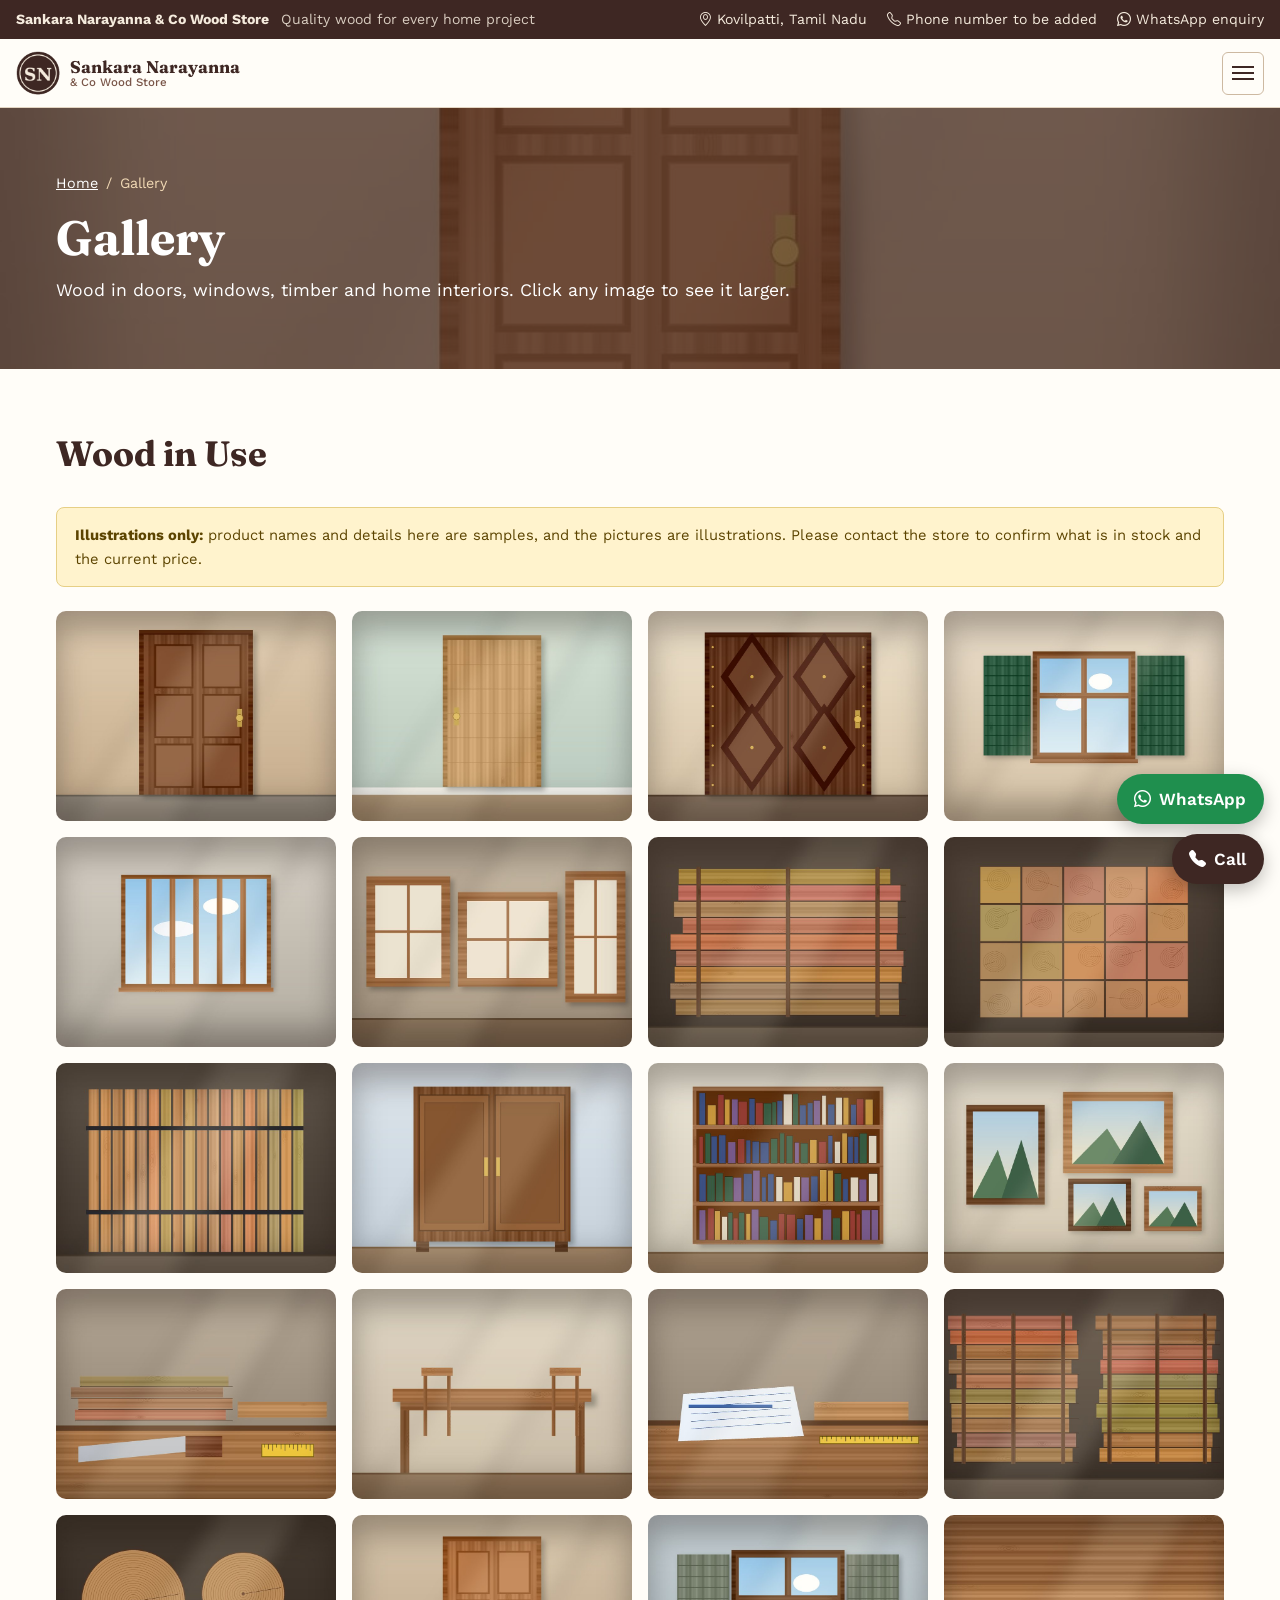
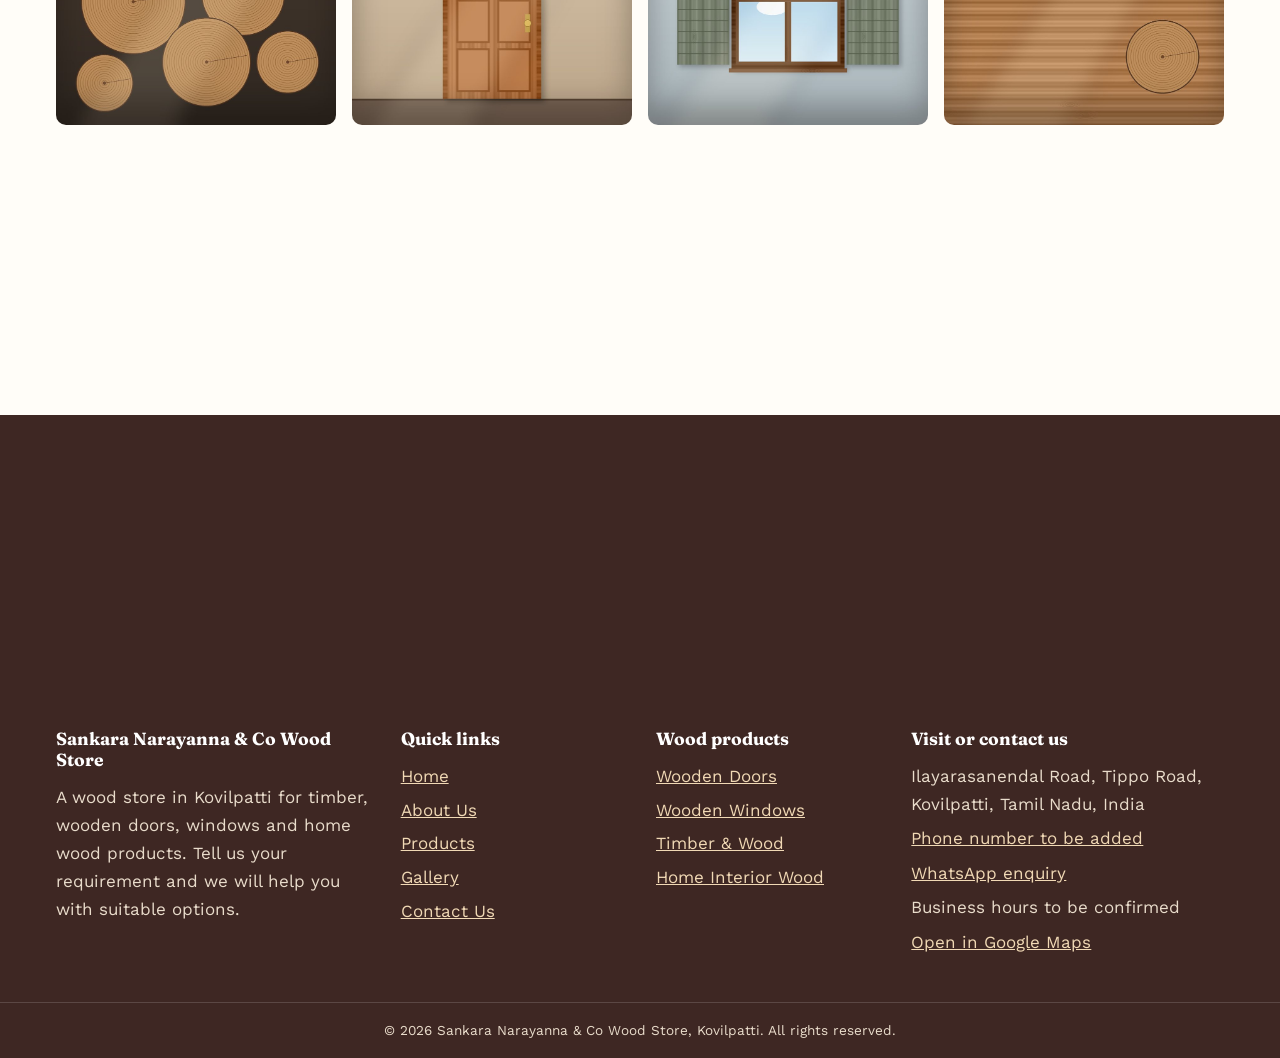
<file: gallery.html>
<!DOCTYPE html>
<html lang="en">
<head>
<meta charset="UTF-8">
<meta name="viewport" content="width=device-width, initial-scale=1">
<title>Gallery | Wooden Doors, Windows &amp; Timber | Sankara Narayanna &amp; Co Kovilpatti</title>
<meta name="description" content="See examples of wooden doors, windows, timber and interior wood applications from Sankara Narayanna &amp; Co Wood Store, Kovilpatti.">
<link rel="canonical" href="https://www.example.com/gallery.html">
<meta property="og:type" content="website">
<meta property="og:title" content="Gallery | Wooden Doors, Windows &amp; Timber | Sankara Narayanna &amp; Co Kovilpatti">
<meta property="og:description" content="See examples of wooden doors, windows, timber and interior wood applications from Sankara Narayanna &amp; Co Wood Store, Kovilpatti.">
<meta property="og:url" content="https://www.example.com/gallery.html">
<meta property="og:image" content="https://www.example.com/images/hero-wood-store.jpg">
<link rel="icon" href="images/logo.png">
<link rel="preconnect" href="https://fonts.googleapis.com"><link rel="preconnect" href="https://fonts.gstatic.com" crossorigin>
<link rel="stylesheet" href="https://fonts.googleapis.com/css2?family=Fraunces:wght@600;700&family=Work+Sans:wght@400;500;600&display=swap">
<link rel="stylesheet" href="https://cdn.jsdelivr.net/npm/bootstrap-icons@1.11.3/font/bootstrap-icons.min.css">
<link rel="stylesheet" href="navbar/global.css">
<link rel="stylesheet" href="css/style.css">
<link rel="stylesheet" href="css/responsive.css">
</head>
<body>
<div id="site-header"></div>
<div id="site-navbar"></div>
<main id="main">
<section class="page-hero"><img src="images/gallery/gallery-3.jpg" alt="" width="1600" height="500"><div class="wrap"><nav class="crumbs" aria-label="Breadcrumb"><a href="index.html">Home</a><span aria-hidden="true">/</span><span>Gallery</span></nav><h1>Gallery</h1><p>Wood in doors, windows, timber and home interiors. Click any image to see it larger.</p></div></section><section class="section"><div class="wrap"><div class="section-head"><h2>Wood in Use</h2></div><div class="notice"><p><strong>Illustrations only:</strong> product names and details here are samples, and the pictures are illustrations. Please contact the store to confirm what is in stock and the current price.</p></div><div class="gallery" data-gallery></div></div></section><section class="cta"><div class="wrap"><h2>Like What You See?</h2><p>Tell us what you are planning and we will help you find suitable wood.</p><div class="btn-row"><a class="btn btn-light" href="contact.html#enquiry">Send an Enquiry</a><a class="btn btn-ghost" data-site="wa" data-msg="Hello, I saw your gallery and would like to enquire." href="#" target="_blank" rel="noopener">WhatsApp Us</a><a class="btn btn-ghost" data-site="tel" href="#">Call Us</a></div></div></section>
</main>
<div id="site-footer"></div>
<script src="js/config.js"></script>
<script src="navbar/navbar.js"></script>
<script src="js/main.js"></script>
</body>
</html>
</file>
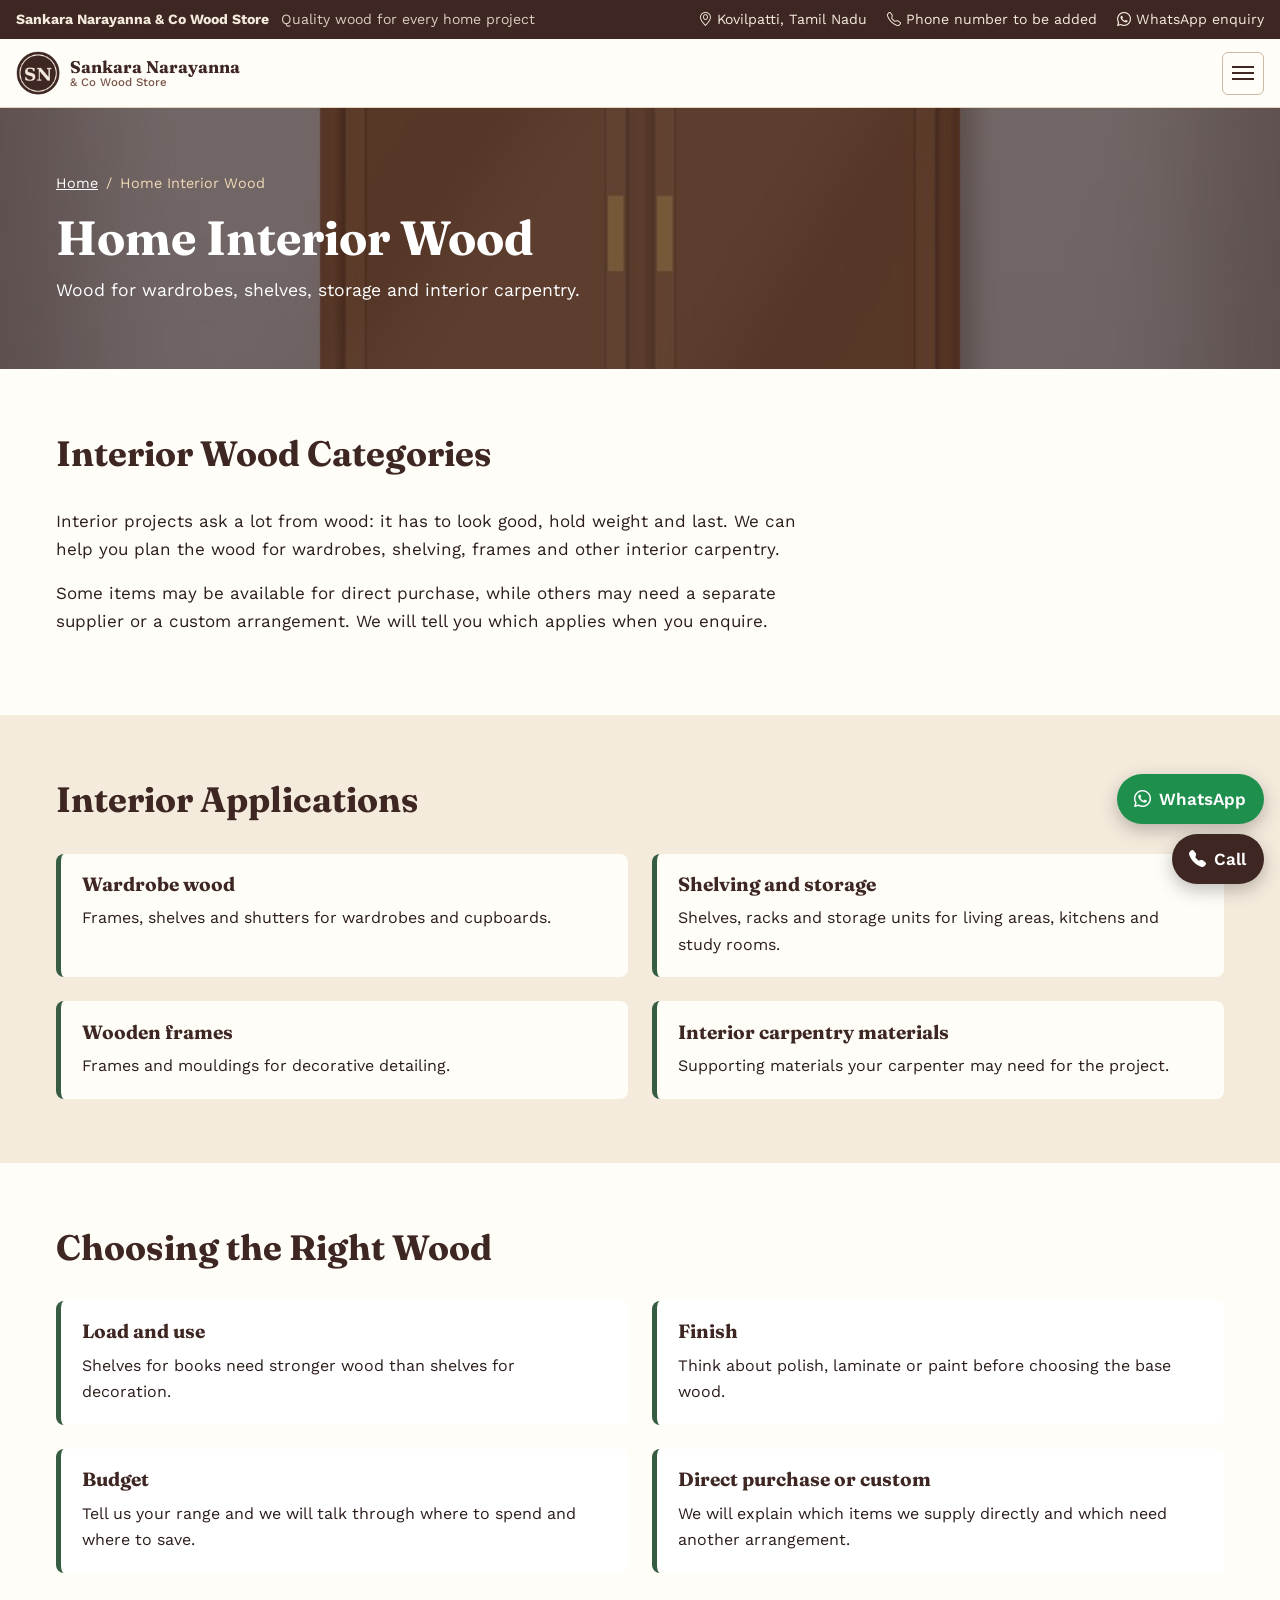
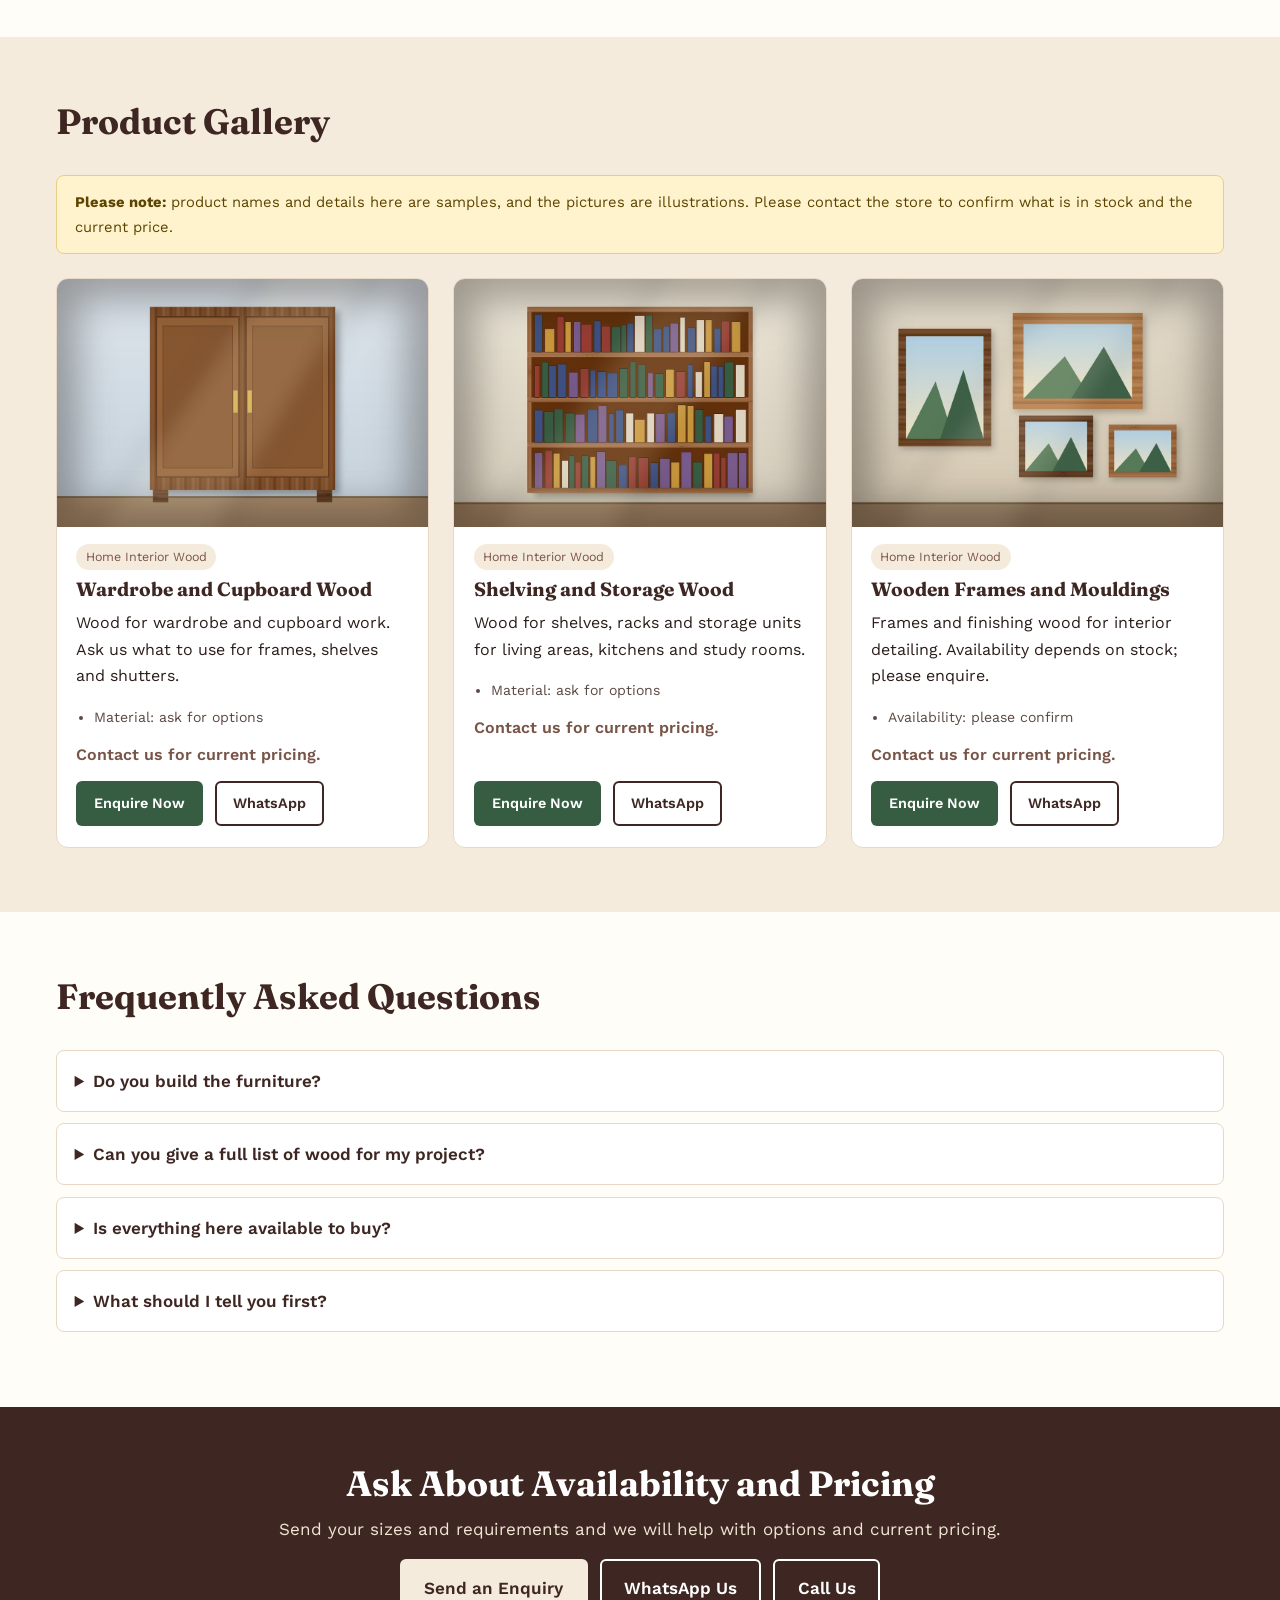
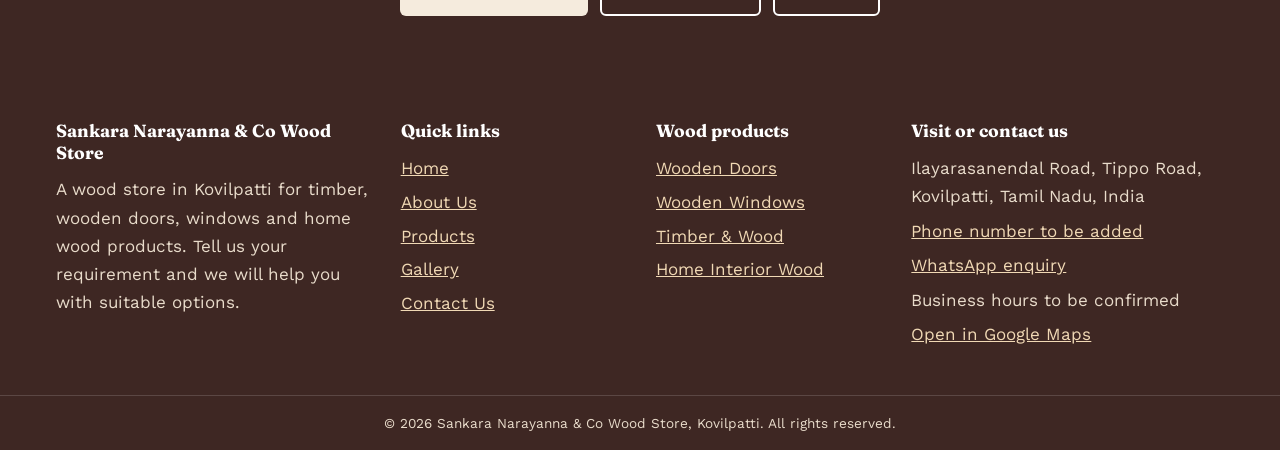
<file: home-interior-wood.html>
<!DOCTYPE html>
<html lang="en">
<head>
<meta charset="UTF-8">
<meta name="viewport" content="width=device-width, initial-scale=1">
<title>Home Interior Wood in Kovilpatti | Wardrobe, Shelving &amp; Frames | Sankara Narayanna &amp; Co</title>
<meta name="description" content="Wood for wardrobes, shelving, storage and interior carpentry in Kovilpatti. Ask Sankara Narayanna &amp; Co Wood Store which items are available.">
<link rel="canonical" href="https://www.example.com/home-interior-wood.html">
<meta property="og:type" content="website">
<meta property="og:title" content="Home Interior Wood in Kovilpatti | Wardrobe, Shelving &amp; Frames | Sankara Narayanna &amp; Co">
<meta property="og:description" content="Wood for wardrobes, shelving, storage and interior carpentry in Kovilpatti. Ask Sankara Narayanna &amp; Co Wood Store which items are available.">
<meta property="og:url" content="https://www.example.com/home-interior-wood.html">
<meta property="og:image" content="https://www.example.com/images/hero-wood-store.jpg">
<link rel="icon" href="images/logo.png">
<link rel="preconnect" href="https://fonts.googleapis.com"><link rel="preconnect" href="https://fonts.gstatic.com" crossorigin>
<link rel="stylesheet" href="https://fonts.googleapis.com/css2?family=Fraunces:wght@600;700&family=Work+Sans:wght@400;500;600&display=swap">
<link rel="stylesheet" href="https://cdn.jsdelivr.net/npm/bootstrap-icons@1.11.3/font/bootstrap-icons.min.css">
<link rel="stylesheet" href="navbar/global.css">
<link rel="stylesheet" href="css/style.css">
<link rel="stylesheet" href="css/responsive.css">
</head>
<body>
<div id="site-header"></div>
<div id="site-navbar"></div>
<main id="main">
<section class="page-hero"><img src="images/home-interior/wardrobe-wood.jpg" alt="" width="1600" height="500"><div class="wrap"><nav class="crumbs" aria-label="Breadcrumb"><a href="index.html">Home</a><span aria-hidden="true">/</span><span>Home Interior Wood</span></nav><h1>Home Interior Wood</h1><p>Wood for wardrobes, shelves, storage and interior carpentry.</p></div></section><section class="section"><div class="wrap"><div class="section-head"><h2>Interior Wood Categories</h2></div><p>Interior projects ask a lot from wood: it has to look good, hold weight and last. We can help you plan the wood for wardrobes, shelving, frames and other interior carpentry.</p><p>Some items may be available for direct purchase, while others may need a separate supplier or a custom arrangement. We will tell you which applies when you enquire.</p></div></section><section class="section alt"><div class="wrap"><div class="section-head"><h2>Interior Applications</h2></div><div class="grid grid-2"><div class="info-card"><h3>Wardrobe wood</h3><p>Frames, shelves and shutters for wardrobes and cupboards.</p></div><div class="info-card"><h3>Shelving and storage</h3><p>Shelves, racks and storage units for living areas, kitchens and study rooms.</p></div><div class="info-card"><h3>Wooden frames</h3><p>Frames and mouldings for decorative detailing.</p></div><div class="info-card"><h3>Interior carpentry materials</h3><p>Supporting materials your carpenter may need for the project.</p></div></div></div></section><section class="section"><div class="wrap"><div class="section-head"><h2>Choosing the Right Wood</h2></div><div class="grid grid-2"><div class="info-card"><h3>Load and use</h3><p>Shelves for books need stronger wood than shelves for decoration.</p></div><div class="info-card"><h3>Finish</h3><p>Think about polish, laminate or paint before choosing the base wood.</p></div><div class="info-card"><h3>Budget</h3><p>Tell us your range and we will talk through where to spend and where to save.</p></div><div class="info-card"><h3>Direct purchase or custom</h3><p>We will explain which items we supply directly and which need another arrangement.</p></div></div></div></section><section class="section alt"><div class="wrap"><div class="section-head"><h2>Product Gallery</h2></div><div class="notice"><p><strong>Please note:</strong> product names and details here are samples, and the pictures are illustrations. Please contact the store to confirm what is in stock and the current price.</p></div><div class="grid grid-3" data-products data-cat="interior"></div></div></section><section class="section"><div class="wrap"><div class="section-head"><h2>Frequently Asked Questions</h2></div><div class="faq"><details><summary>Do you build the furniture?</summary><p>Please ask. We will confirm whether this is possible or whether to work with your own carpenter.</p></details><details><summary>Can you give a full list of wood for my project?</summary><p>Share your plan and measurements and we will help you list what is needed.</p></details><details><summary>Is everything here available to buy?</summary><p>Not necessarily. Please enquire and we will confirm what is in stock.</p></details><details><summary>What should I tell you first?</summary><p>The room, what is being built, approximate sizes and your budget.</p></details></div></div></section><section class="cta"><div class="wrap"><h2>Ask About Availability and Pricing</h2><p>Send your sizes and requirements and we will help with options and current pricing.</p><div class="btn-row"><a class="btn btn-light" href="contact.html#enquiry">Send an Enquiry</a><a class="btn btn-ghost" data-site="wa" data-msg="Hello, I would like to enquire about interior wood." href="#" target="_blank" rel="noopener">WhatsApp Us</a><a class="btn btn-ghost" data-site="tel" href="#">Call Us</a></div></div></section>
</main>
<div id="site-footer"></div>
<script src="js/config.js"></script>
<script src="navbar/navbar.js"></script>
<script src="js/main.js"></script>
</body>
</html>
</file>
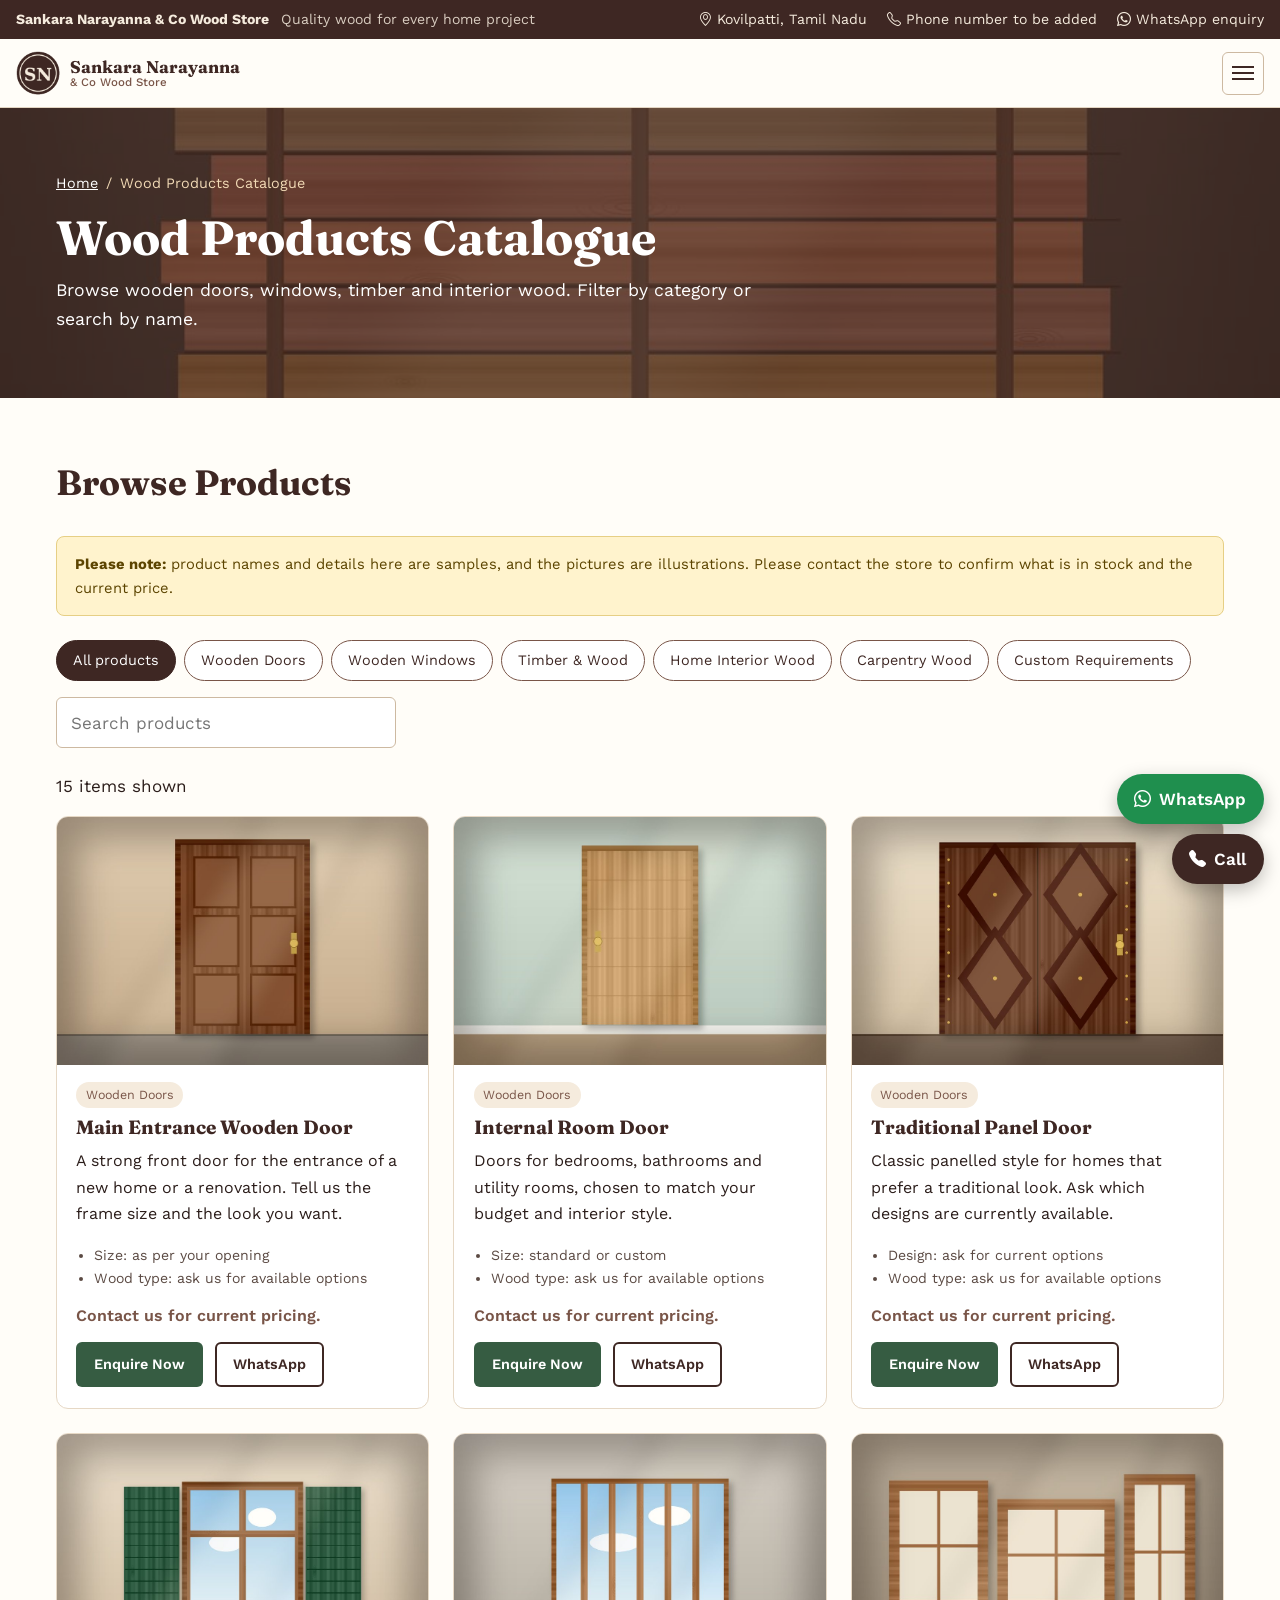
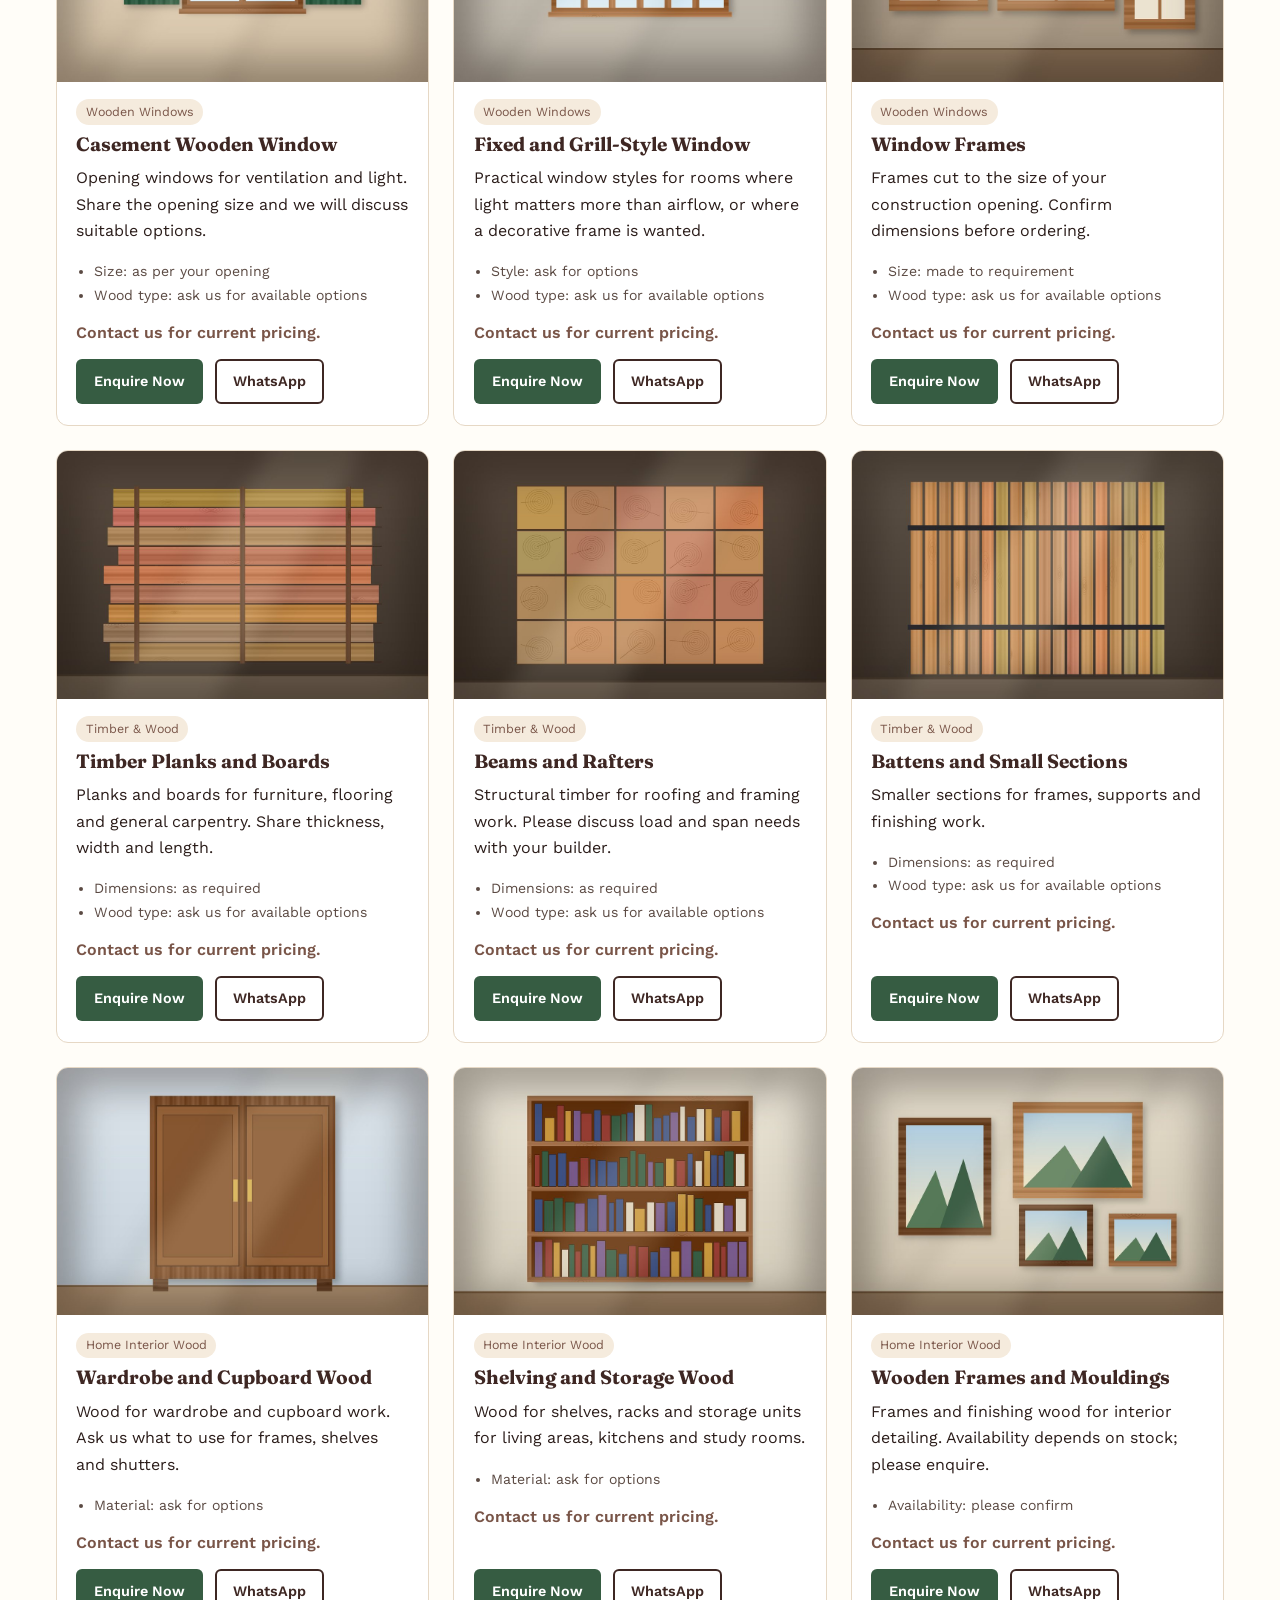
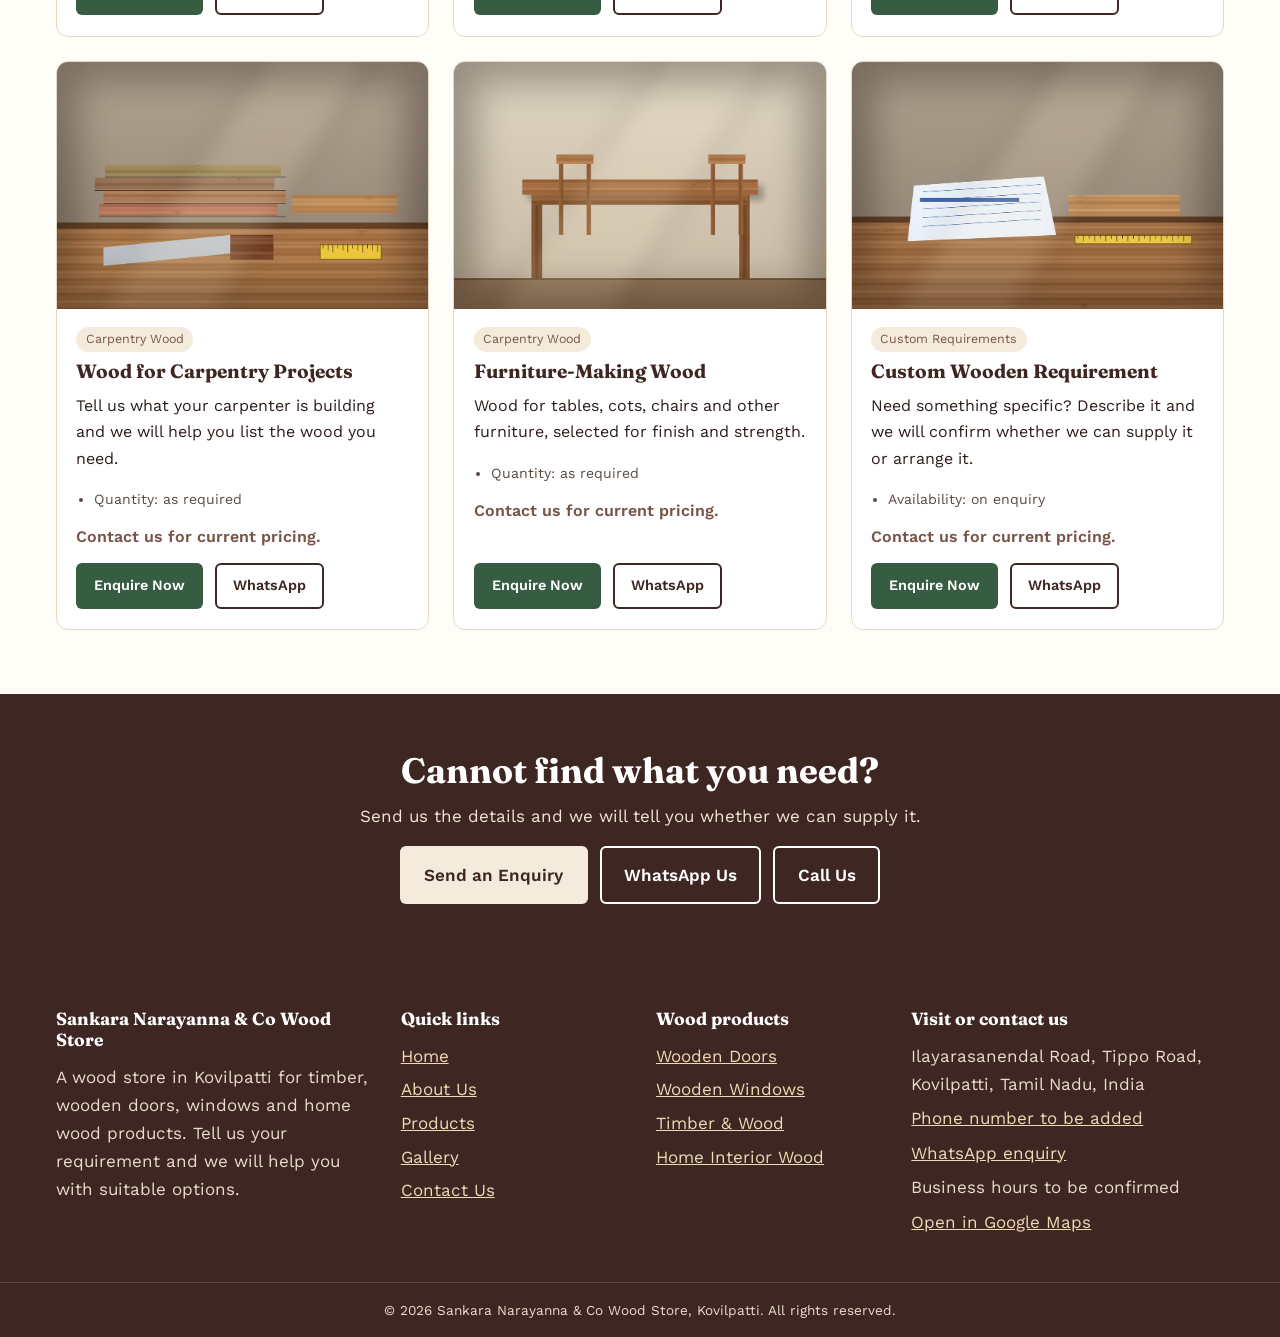
<file: products.html>
<!DOCTYPE html>
<html lang="en">
<head>
<meta charset="UTF-8">
<meta name="viewport" content="width=device-width, initial-scale=1">
<title>Wood Products in Kovilpatti | Doors, Windows, Timber | Sankara Narayanna &amp; Co</title>
<meta name="description" content="Browse wooden doors, windows, timber and home interior wood products at Sankara Narayanna &amp; Co Wood Store, Kovilpatti. Contact us for current pricing.">
<link rel="canonical" href="https://www.example.com/products.html">
<meta property="og:type" content="website">
<meta property="og:title" content="Wood Products in Kovilpatti | Doors, Windows, Timber | Sankara Narayanna &amp; Co">
<meta property="og:description" content="Browse wooden doors, windows, timber and home interior wood products at Sankara Narayanna &amp; Co Wood Store, Kovilpatti. Contact us for current pricing.">
<meta property="og:url" content="https://www.example.com/products.html">
<meta property="og:image" content="https://www.example.com/images/hero-wood-store.jpg">
<link rel="icon" href="images/logo.png">
<link rel="preconnect" href="https://fonts.googleapis.com"><link rel="preconnect" href="https://fonts.gstatic.com" crossorigin>
<link rel="stylesheet" href="https://fonts.googleapis.com/css2?family=Fraunces:wght@600;700&family=Work+Sans:wght@400;500;600&display=swap">
<link rel="stylesheet" href="https://cdn.jsdelivr.net/npm/bootstrap-icons@1.11.3/font/bootstrap-icons.min.css">
<link rel="stylesheet" href="navbar/global.css">
<link rel="stylesheet" href="css/style.css">
<link rel="stylesheet" href="css/responsive.css">
</head>
<body>
<div id="site-header"></div>
<div id="site-navbar"></div>
<main id="main">
<section class="page-hero"><img src="images/timber-wood/timber-planks.jpg" alt="" width="1600" height="500"><div class="wrap"><nav class="crumbs" aria-label="Breadcrumb"><a href="index.html">Home</a><span aria-hidden="true">/</span><span>Wood Products Catalogue</span></nav><h1>Wood Products Catalogue</h1><p>Browse wooden doors, windows, timber and interior wood. Filter by category or search by name.</p></div></section><section class="section"><div class="wrap"><div class="section-head"><h2>Browse Products</h2></div><div class="notice"><p><strong>Please note:</strong> product names and details here are samples, and the pictures are illustrations. Please contact the store to confirm what is in stock and the current price.</p></div><div class="toolbar"><div class="filters" id="filters" role="group" aria-label="Filter by category"></div><input class="search" id="search" type="search" placeholder="Search products" aria-label="Search products"></div><p id="count" aria-live="polite"></p><div class="grid grid-3" data-products data-interactive="true" data-cat="all"></div></div></section><section class="cta"><div class="wrap"><h2>Cannot find what you need?</h2><p>Send us the details and we will tell you whether we can supply it.</p><div class="btn-row"><a class="btn btn-light" href="contact.html#enquiry">Send an Enquiry</a><a class="btn btn-ghost" data-site="wa" data-msg="Hello, I could not find a product I need." href="#" target="_blank" rel="noopener">WhatsApp Us</a><a class="btn btn-ghost" data-site="tel" href="#">Call Us</a></div></div></section>
</main>
<div id="site-footer"></div>
<script src="js/config.js"></script>
<script src="navbar/navbar.js"></script>
<script src="js/main.js"></script>
</body>
</html>
</file>
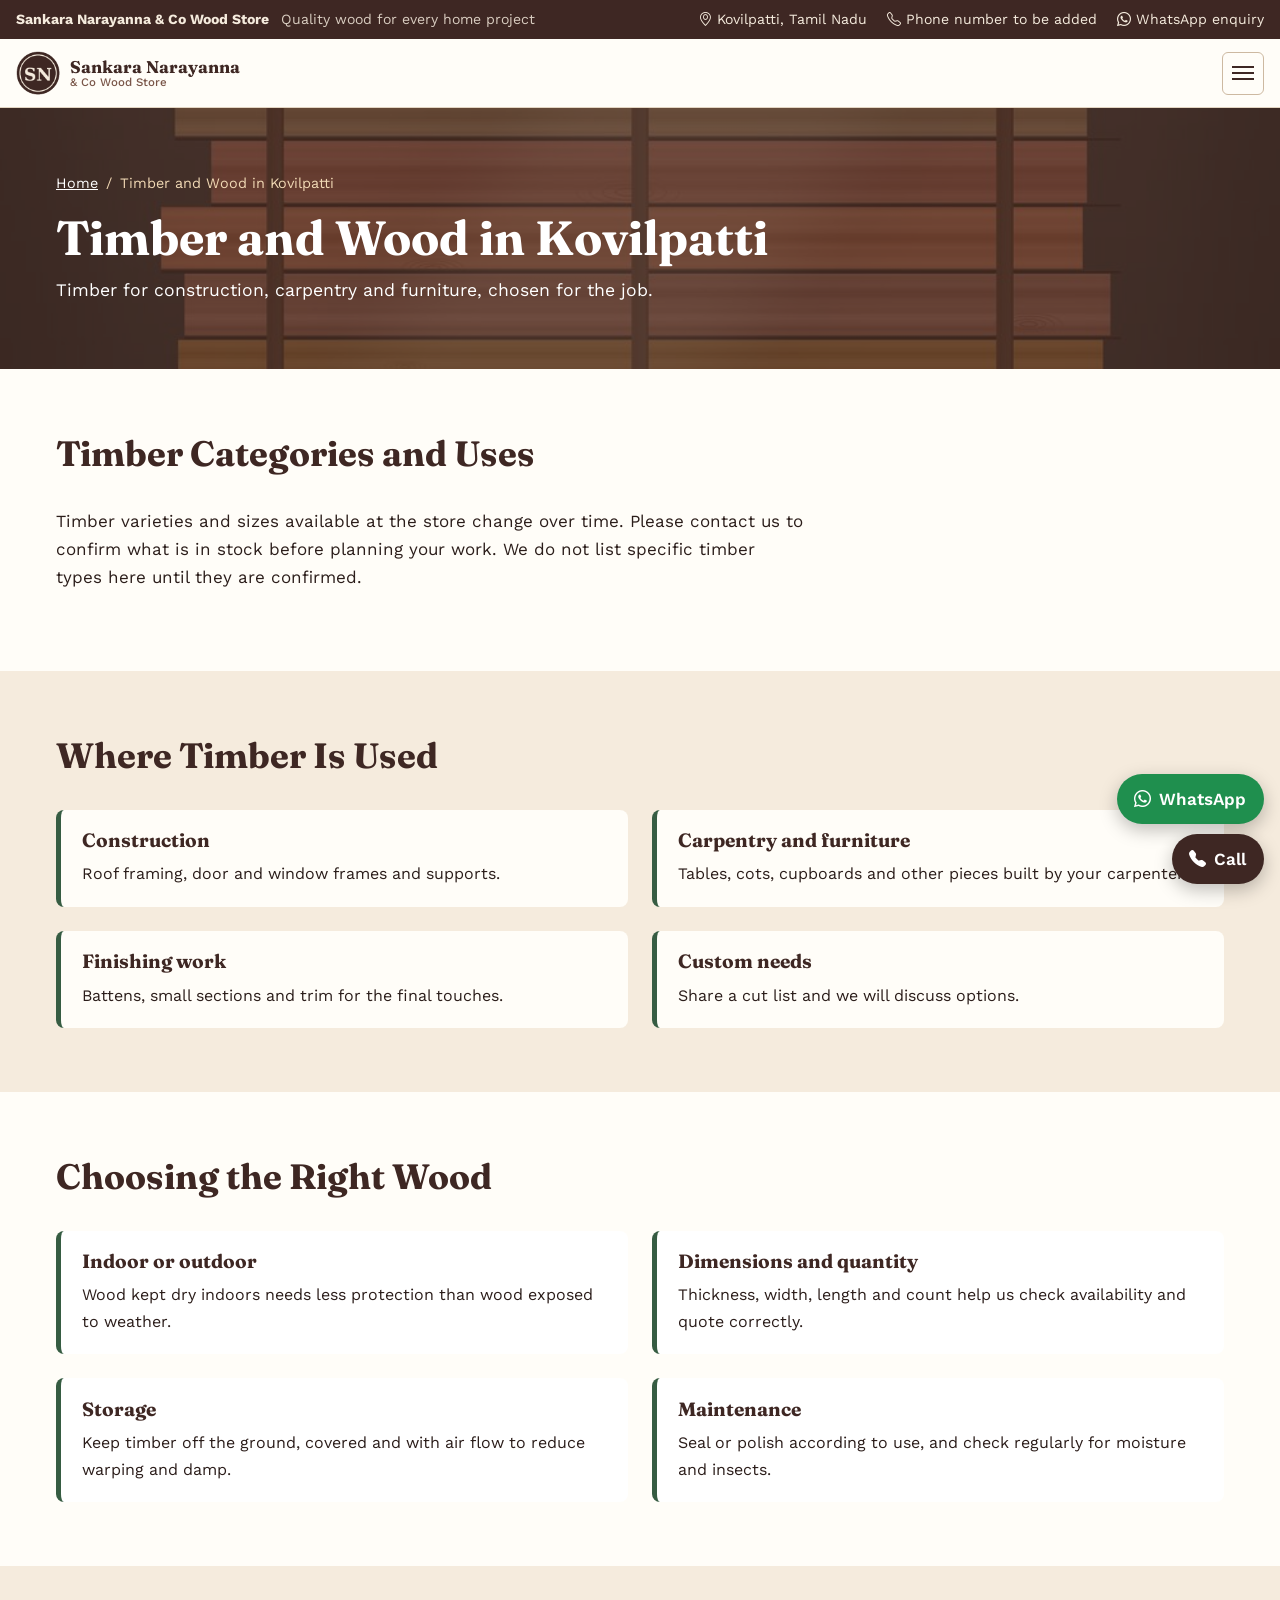
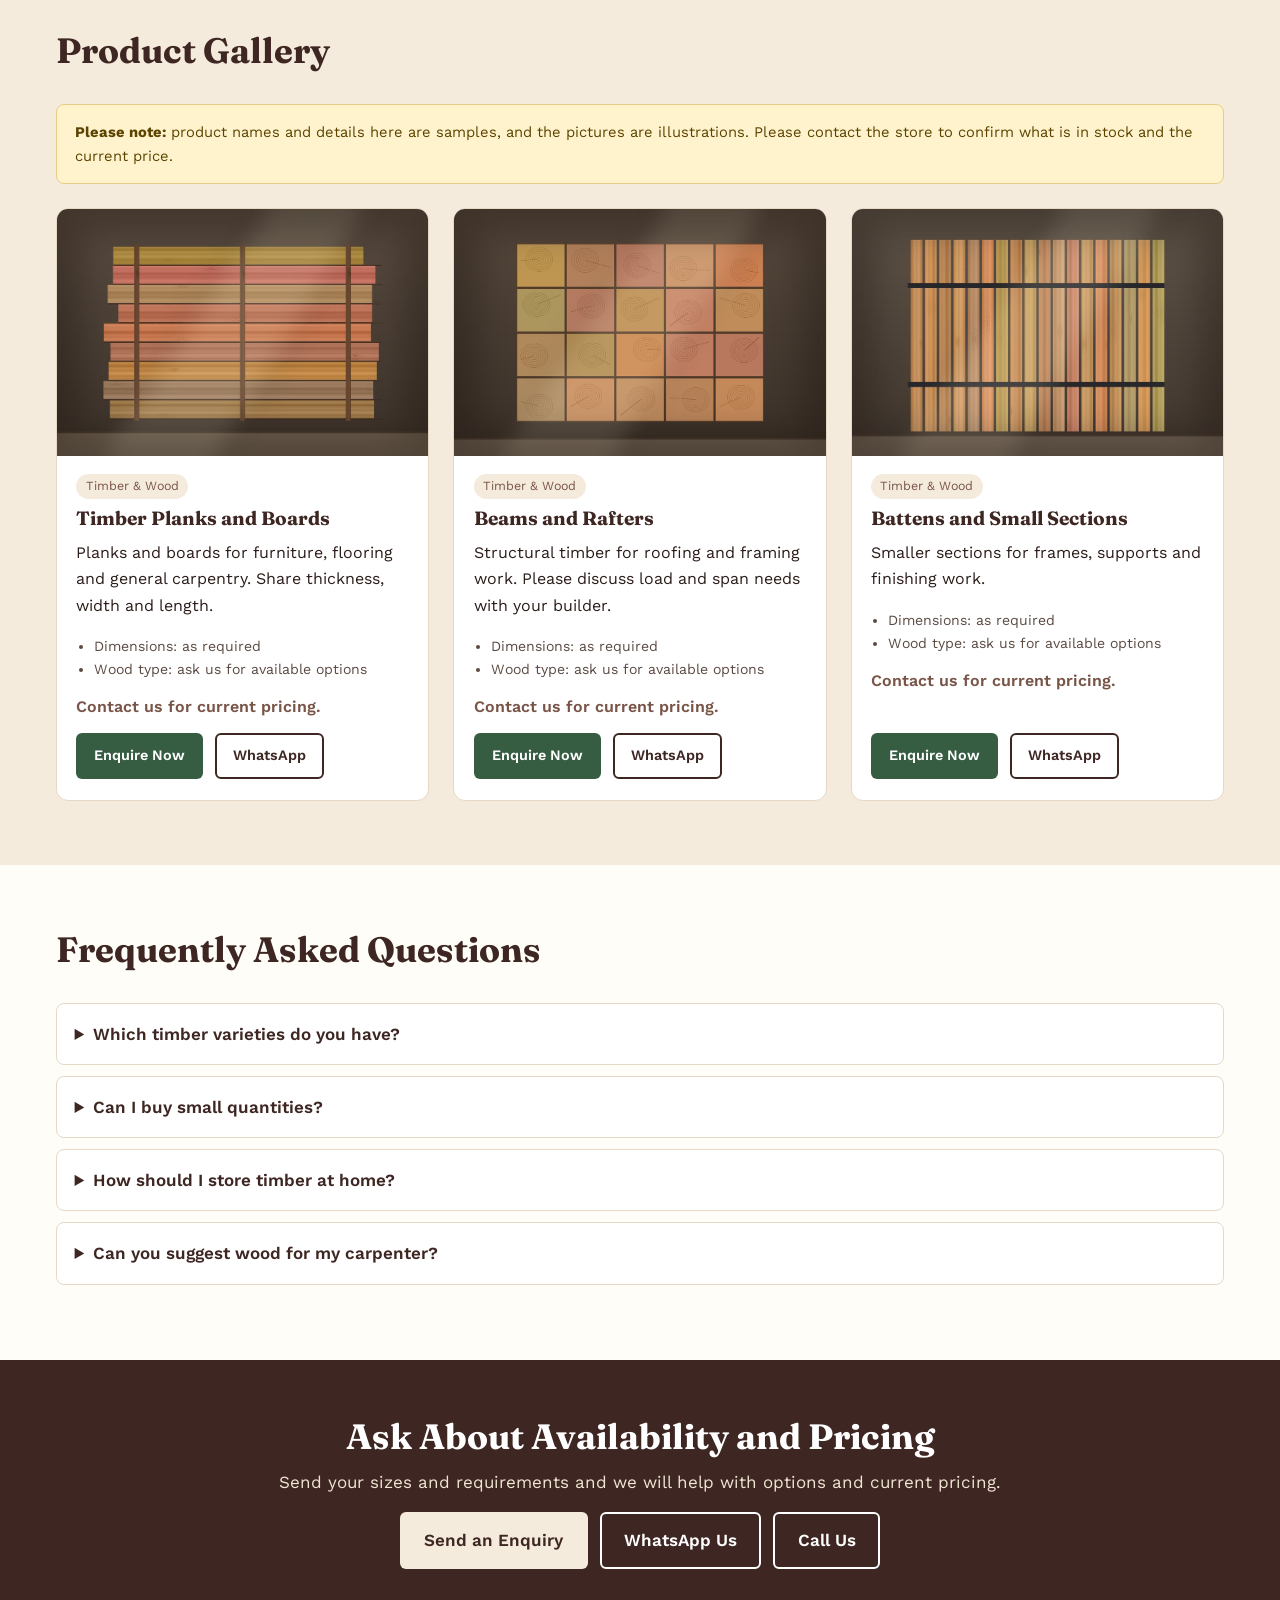
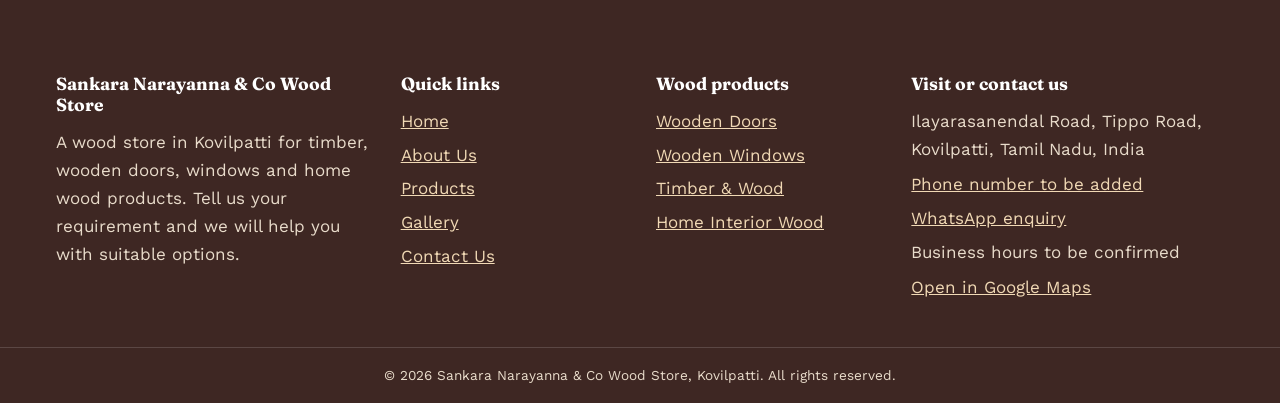
<file: timber-wood.html>
<!DOCTYPE html>
<html lang="en">
<head>
<meta charset="UTF-8">
<meta name="viewport" content="width=device-width, initial-scale=1">
<title>Timber Shop in Kovilpatti | Timber &amp; Wood for Construction | Sankara Narayanna &amp; Co</title>
<meta name="description" content="Timber and wood for construction and carpentry in Kovilpatti. Ask about dimensions, quantity and suitability at Sankara Narayanna &amp; Co Wood Store.">
<link rel="canonical" href="https://www.example.com/timber-wood.html">
<meta property="og:type" content="website">
<meta property="og:title" content="Timber Shop in Kovilpatti | Timber &amp; Wood for Construction | Sankara Narayanna &amp; Co">
<meta property="og:description" content="Timber and wood for construction and carpentry in Kovilpatti. Ask about dimensions, quantity and suitability at Sankara Narayanna &amp; Co Wood Store.">
<meta property="og:url" content="https://www.example.com/timber-wood.html">
<meta property="og:image" content="https://www.example.com/images/hero-wood-store.jpg">
<link rel="icon" href="images/logo.png">
<link rel="preconnect" href="https://fonts.googleapis.com"><link rel="preconnect" href="https://fonts.gstatic.com" crossorigin>
<link rel="stylesheet" href="https://fonts.googleapis.com/css2?family=Fraunces:wght@600;700&family=Work+Sans:wght@400;500;600&display=swap">
<link rel="stylesheet" href="https://cdn.jsdelivr.net/npm/bootstrap-icons@1.11.3/font/bootstrap-icons.min.css">
<link rel="stylesheet" href="navbar/global.css">
<link rel="stylesheet" href="css/style.css">
<link rel="stylesheet" href="css/responsive.css">
</head>
<body>
<div id="site-header"></div>
<div id="site-navbar"></div>
<main id="main">
<section class="page-hero"><img src="images/timber-wood/timber-planks.jpg" alt="" width="1600" height="500"><div class="wrap"><nav class="crumbs" aria-label="Breadcrumb"><a href="index.html">Home</a><span aria-hidden="true">/</span><span>Timber and Wood in Kovilpatti</span></nav><h1>Timber and Wood in Kovilpatti</h1><p>Timber for construction, carpentry and furniture, chosen for the job.</p></div></section><section class="section"><div class="wrap"><div class="section-head"><h2>Timber Categories and Uses</h2></div><p>Timber varieties and sizes available at the store change over time. Please contact us to confirm what is in stock before planning your work. We do not list specific timber types here until they are confirmed.</p></div></section><section class="section alt"><div class="wrap"><div class="section-head"><h2>Where Timber Is Used</h2></div><div class="grid grid-2"><div class="info-card"><h3>Construction</h3><p>Roof framing, door and window frames and supports.</p></div><div class="info-card"><h3>Carpentry and furniture</h3><p>Tables, cots, cupboards and other pieces built by your carpenter.</p></div><div class="info-card"><h3>Finishing work</h3><p>Battens, small sections and trim for the final touches.</p></div><div class="info-card"><h3>Custom needs</h3><p>Share a cut list and we will discuss options.</p></div></div></div></section><section class="section"><div class="wrap"><div class="section-head"><h2>Choosing the Right Wood</h2></div><div class="grid grid-2"><div class="info-card"><h3>Indoor or outdoor</h3><p>Wood kept dry indoors needs less protection than wood exposed to weather.</p></div><div class="info-card"><h3>Dimensions and quantity</h3><p>Thickness, width, length and count help us check availability and quote correctly.</p></div><div class="info-card"><h3>Storage</h3><p>Keep timber off the ground, covered and with air flow to reduce warping and damp.</p></div><div class="info-card"><h3>Maintenance</h3><p>Seal or polish according to use, and check regularly for moisture and insects.</p></div></div></div></section><section class="section alt"><div class="wrap"><div class="section-head"><h2>Product Gallery</h2></div><div class="notice"><p><strong>Please note:</strong> product names and details here are samples, and the pictures are illustrations. Please contact the store to confirm what is in stock and the current price.</p></div><div class="grid grid-3" data-products data-cat="timber"></div></div></section><section class="section"><div class="wrap"><div class="section-head"><h2>Frequently Asked Questions</h2></div><div class="faq"><details><summary>Which timber varieties do you have?</summary><p>Please ask. Availability changes, and we will confirm current stock.</p></details><details><summary>Can I buy small quantities?</summary><p>Contact us with your quantity and we will tell you what is possible.</p></details><details><summary>How should I store timber at home?</summary><p>Raise it off the floor, keep it covered and allow air to move around it.</p></details><details><summary>Can you suggest wood for my carpenter?</summary><p>Yes. Share what is being built and we will discuss suitable options.</p></details></div></div></section><section class="cta"><div class="wrap"><h2>Ask About Availability and Pricing</h2><p>Send your sizes and requirements and we will help with options and current pricing.</p><div class="btn-row"><a class="btn btn-light" href="contact.html#enquiry">Send an Enquiry</a><a class="btn btn-ghost" data-site="wa" data-msg="Hello, I would like to enquire about timber." href="#" target="_blank" rel="noopener">WhatsApp Us</a><a class="btn btn-ghost" data-site="tel" href="#">Call Us</a></div></div></section>
</main>
<div id="site-footer"></div>
<script src="js/config.js"></script>
<script src="navbar/navbar.js"></script>
<script src="js/main.js"></script>
</body>
</html>
</file>
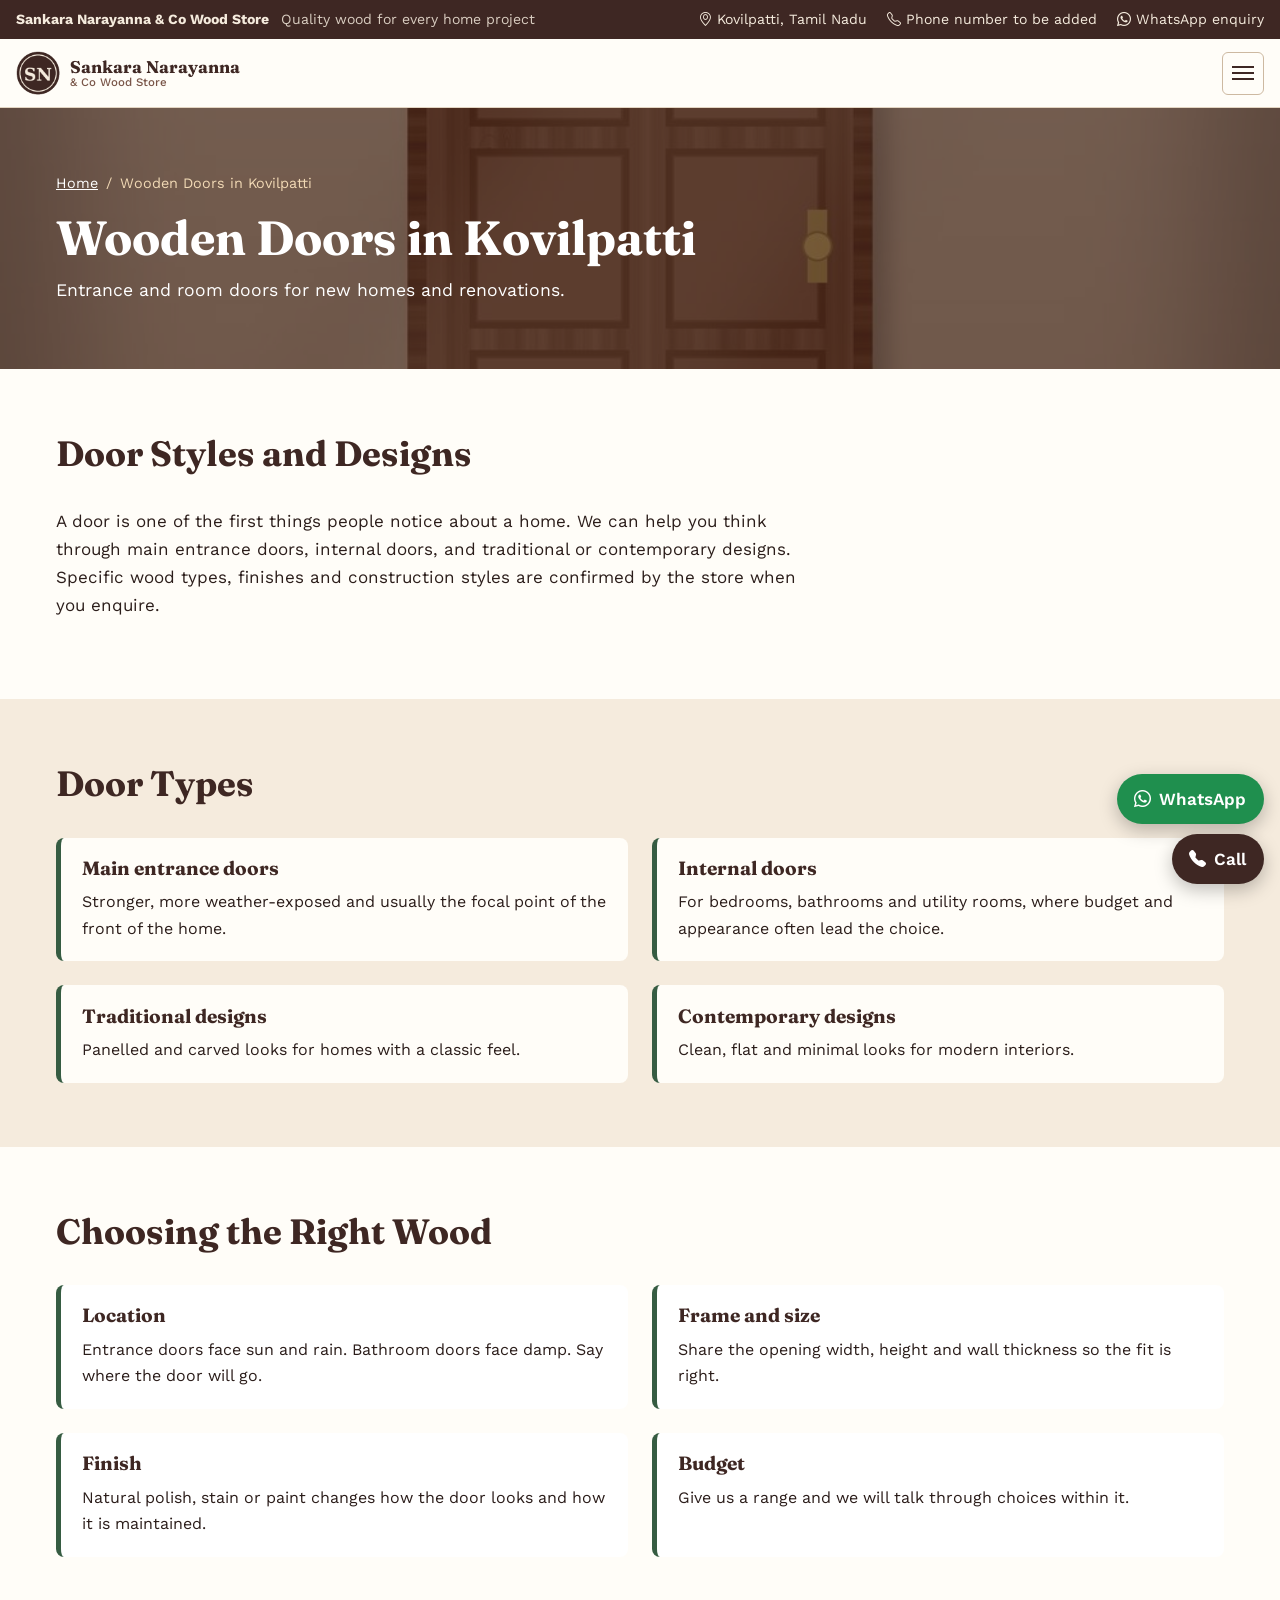
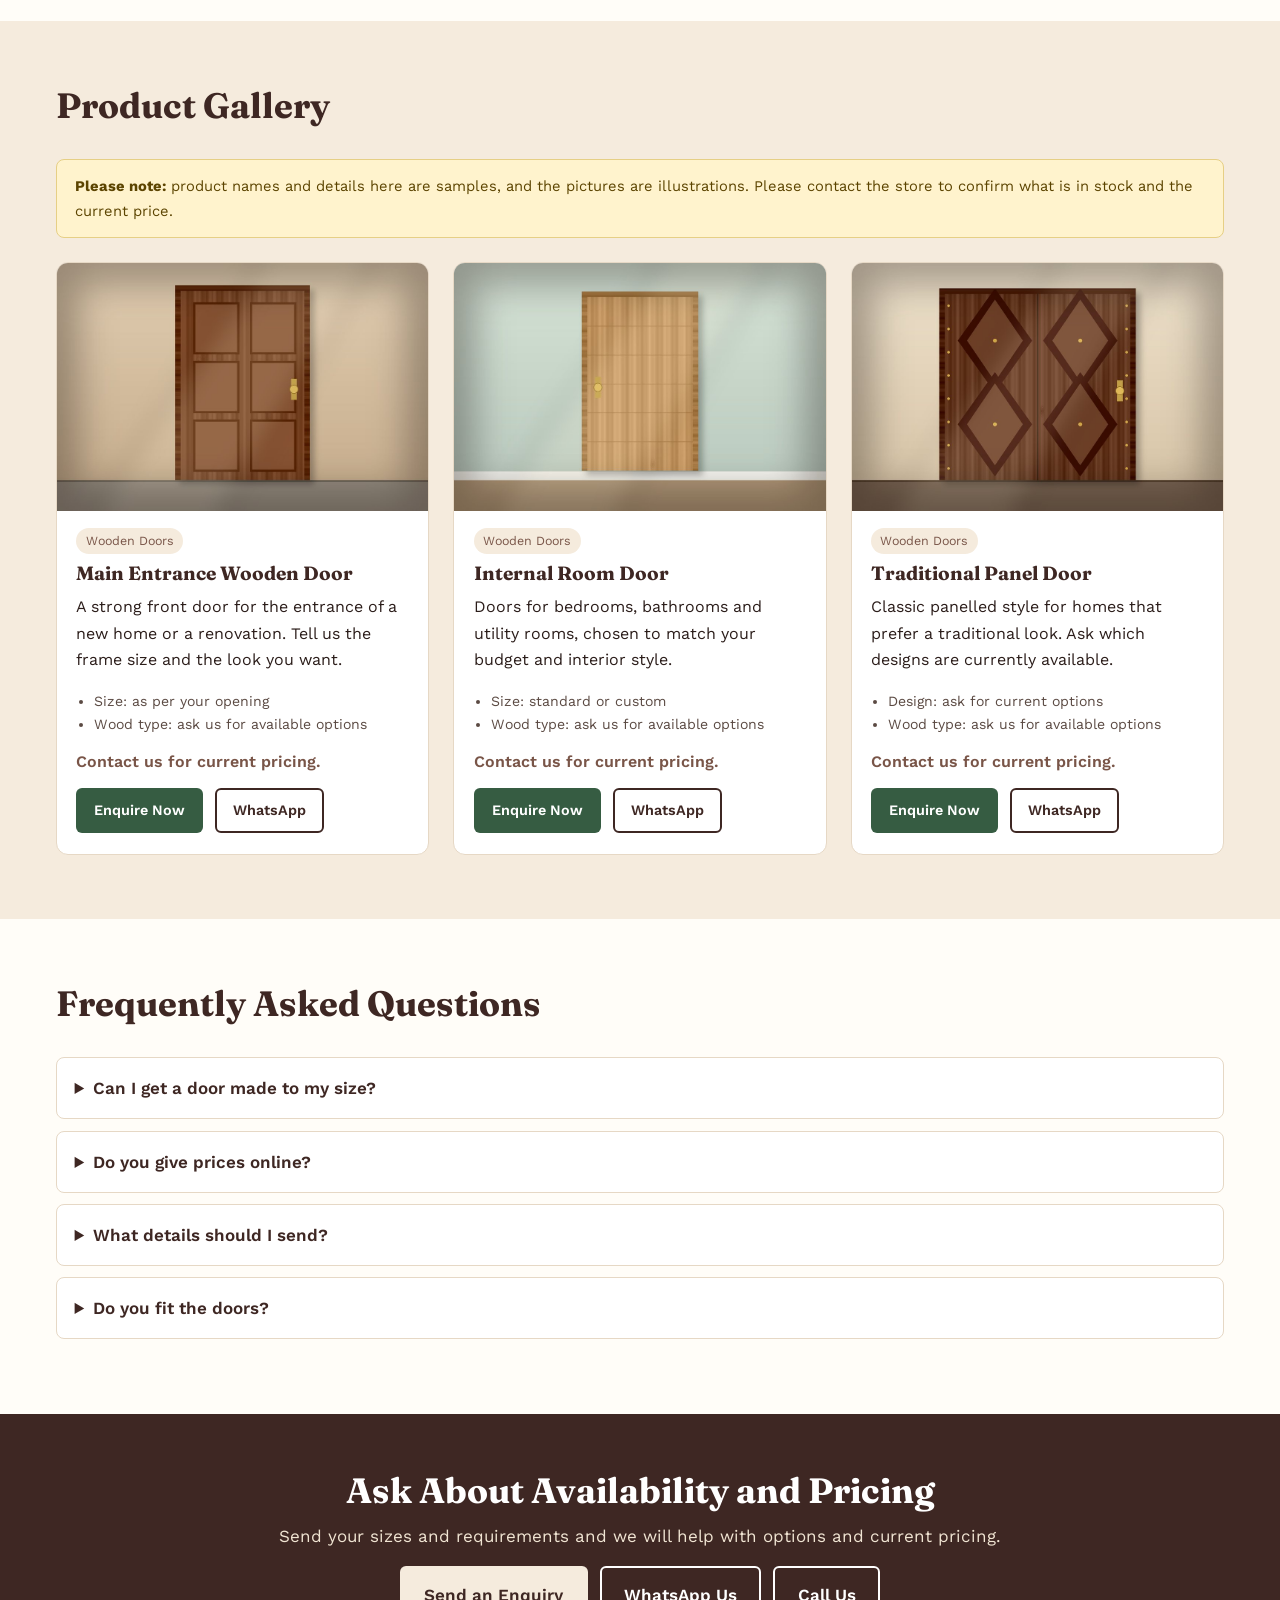
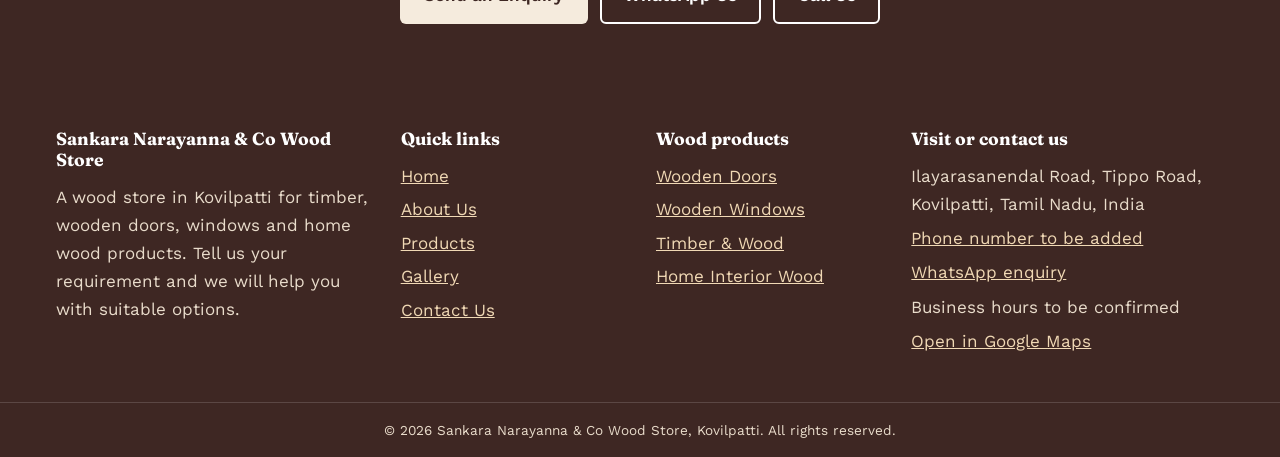
<file: wooden-doors.html>
<!DOCTYPE html>
<html lang="en">
<head>
<meta charset="UTF-8">
<meta name="viewport" content="width=device-width, initial-scale=1">
<title>Wooden Doors in Kovilpatti | Main &amp; Internal Doors | Sankara Narayanna &amp; Co</title>
<meta name="description" content="Wooden doors in Kovilpatti for homes and construction: main entrance, internal, traditional and contemporary designs. Enquire about availability and pricing.">
<link rel="canonical" href="https://www.example.com/wooden-doors.html">
<meta property="og:type" content="website">
<meta property="og:title" content="Wooden Doors in Kovilpatti | Main &amp; Internal Doors | Sankara Narayanna &amp; Co">
<meta property="og:description" content="Wooden doors in Kovilpatti for homes and construction: main entrance, internal, traditional and contemporary designs. Enquire about availability and pricing.">
<meta property="og:url" content="https://www.example.com/wooden-doors.html">
<meta property="og:image" content="https://www.example.com/images/hero-wood-store.jpg">
<link rel="icon" href="images/logo.png">
<link rel="preconnect" href="https://fonts.googleapis.com"><link rel="preconnect" href="https://fonts.gstatic.com" crossorigin>
<link rel="stylesheet" href="https://fonts.googleapis.com/css2?family=Fraunces:wght@600;700&family=Work+Sans:wght@400;500;600&display=swap">
<link rel="stylesheet" href="https://cdn.jsdelivr.net/npm/bootstrap-icons@1.11.3/font/bootstrap-icons.min.css">
<link rel="stylesheet" href="navbar/global.css">
<link rel="stylesheet" href="css/style.css">
<link rel="stylesheet" href="css/responsive.css">
</head>
<body>
<div id="site-header"></div>
<div id="site-navbar"></div>
<main id="main">
<section class="page-hero"><img src="images/wooden-doors/main-entrance-door.jpg" alt="" width="1600" height="500"><div class="wrap"><nav class="crumbs" aria-label="Breadcrumb"><a href="index.html">Home</a><span aria-hidden="true">/</span><span>Wooden Doors in Kovilpatti</span></nav><h1>Wooden Doors in Kovilpatti</h1><p>Entrance and room doors for new homes and renovations.</p></div></section><section class="section"><div class="wrap"><div class="section-head"><h2>Door Styles and Designs</h2></div><p>A door is one of the first things people notice about a home. We can help you think through main entrance doors, internal doors, and traditional or contemporary designs. Specific wood types, finishes and construction styles are confirmed by the store when you enquire.</p></div></section><section class="section alt"><div class="wrap"><div class="section-head"><h2>Door Types</h2></div><div class="grid grid-2"><div class="info-card"><h3>Main entrance doors</h3><p>Stronger, more weather-exposed and usually the focal point of the front of the home.</p></div><div class="info-card"><h3>Internal doors</h3><p>For bedrooms, bathrooms and utility rooms, where budget and appearance often lead the choice.</p></div><div class="info-card"><h3>Traditional designs</h3><p>Panelled and carved looks for homes with a classic feel.</p></div><div class="info-card"><h3>Contemporary designs</h3><p>Clean, flat and minimal looks for modern interiors.</p></div></div></div></section><section class="section"><div class="wrap"><div class="section-head"><h2>Choosing the Right Wood</h2></div><div class="grid grid-2"><div class="info-card"><h3>Location</h3><p>Entrance doors face sun and rain. Bathroom doors face damp. Say where the door will go.</p></div><div class="info-card"><h3>Frame and size</h3><p>Share the opening width, height and wall thickness so the fit is right.</p></div><div class="info-card"><h3>Finish</h3><p>Natural polish, stain or paint changes how the door looks and how it is maintained.</p></div><div class="info-card"><h3>Budget</h3><p>Give us a range and we will talk through choices within it.</p></div></div></div></section><section class="section alt"><div class="wrap"><div class="section-head"><h2>Product Gallery</h2></div><div class="notice"><p><strong>Please note:</strong> product names and details here are samples, and the pictures are illustrations. Please contact the store to confirm what is in stock and the current price.</p></div><div class="grid grid-3" data-products data-cat="doors"></div></div></section><section class="section"><div class="wrap"><div class="section-head"><h2>Frequently Asked Questions</h2></div><div class="faq"><details><summary>Can I get a door made to my size?</summary><p>Please send us your dimensions through the enquiry form. We will confirm whether we can supply or arrange it.</p></details><details><summary>Do you give prices online?</summary><p>No. Prices change with wood and size, so please contact us for current pricing.</p></details><details><summary>What details should I send?</summary><p>Opening size, door type, where it will be used, finish preferred and your budget.</p></details><details><summary>Do you fit the doors?</summary><p>Please ask us when you enquire. We will tell you what service is available.</p></details></div></div></section><section class="cta"><div class="wrap"><h2>Ask About Availability and Pricing</h2><p>Send your sizes and requirements and we will help with options and current pricing.</p><div class="btn-row"><a class="btn btn-light" href="contact.html#enquiry">Send an Enquiry</a><a class="btn btn-ghost" data-site="wa" data-msg="Hello, I would like to enquire about wooden doors." href="#" target="_blank" rel="noopener">WhatsApp Us</a><a class="btn btn-ghost" data-site="tel" href="#">Call Us</a></div></div></section>
</main>
<div id="site-footer"></div>
<script src="js/config.js"></script>
<script src="navbar/navbar.js"></script>
<script src="js/main.js"></script>
</body>
</html>
</file>
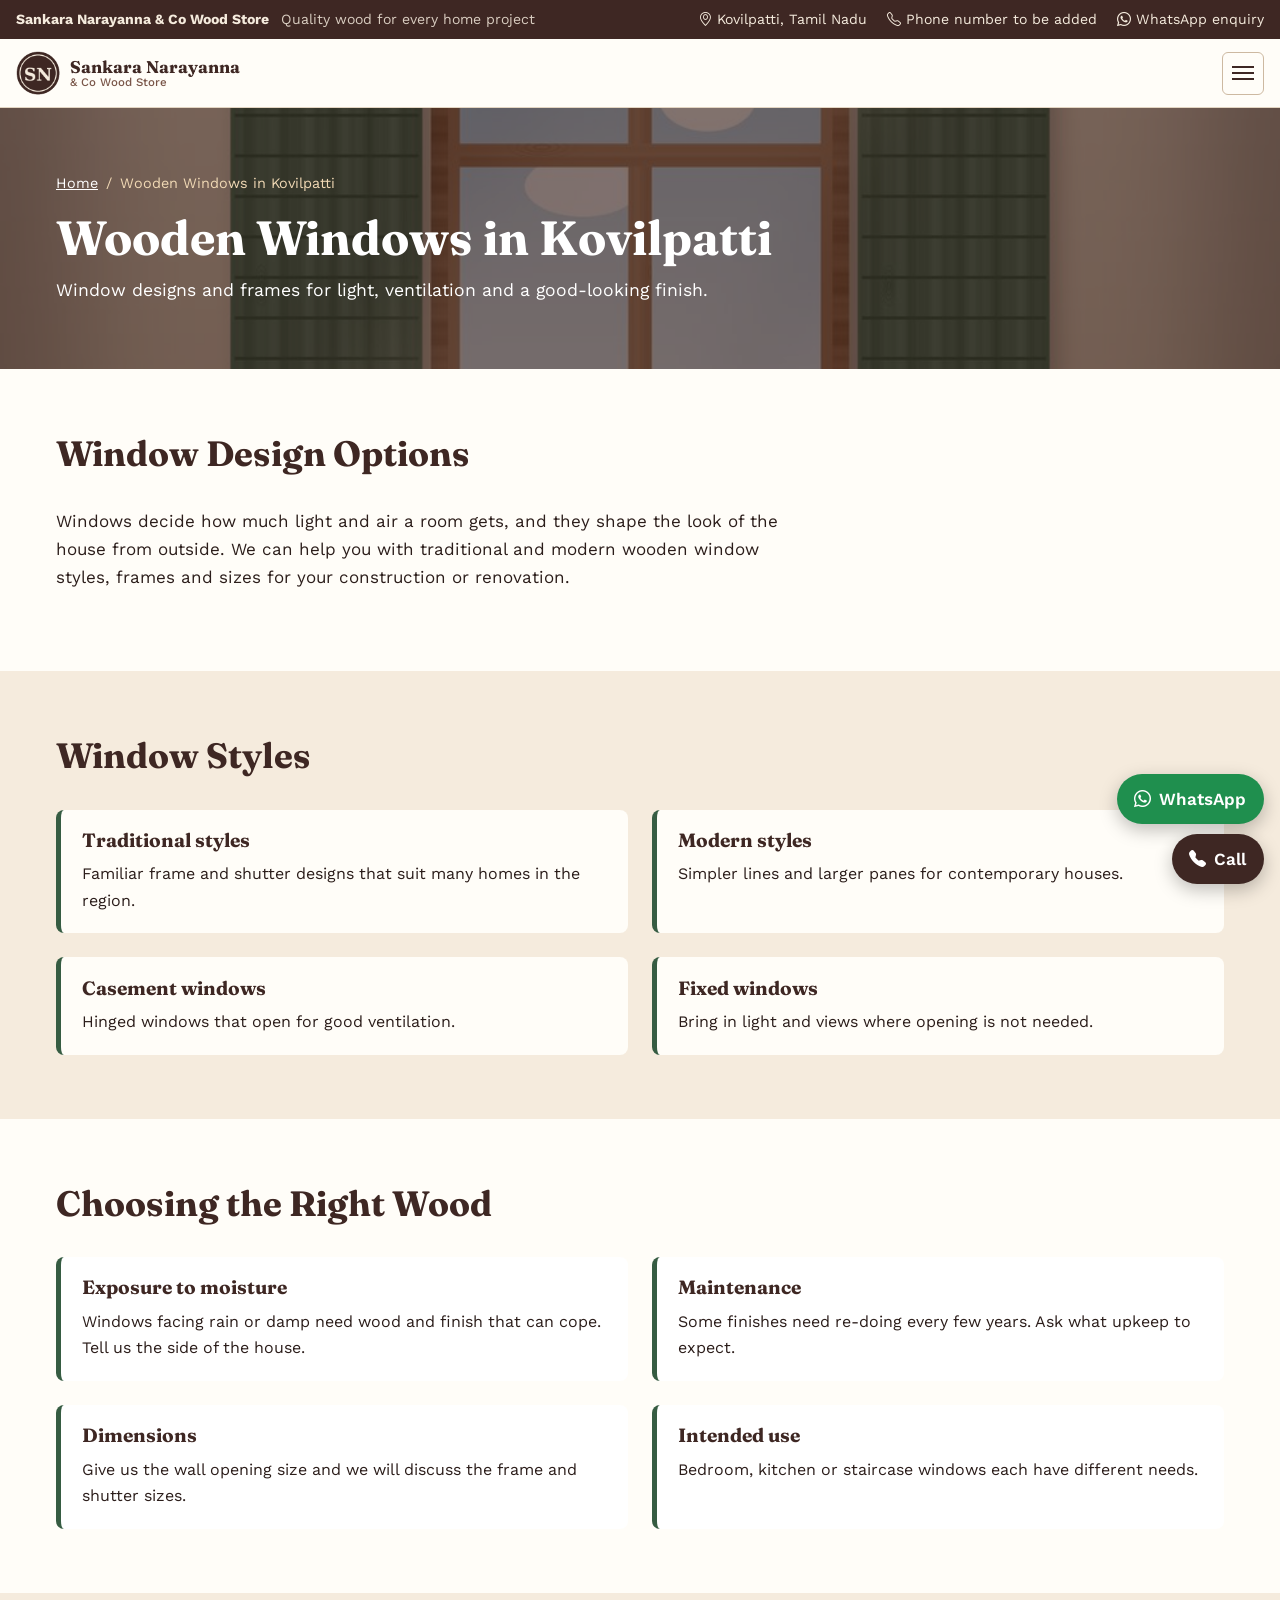
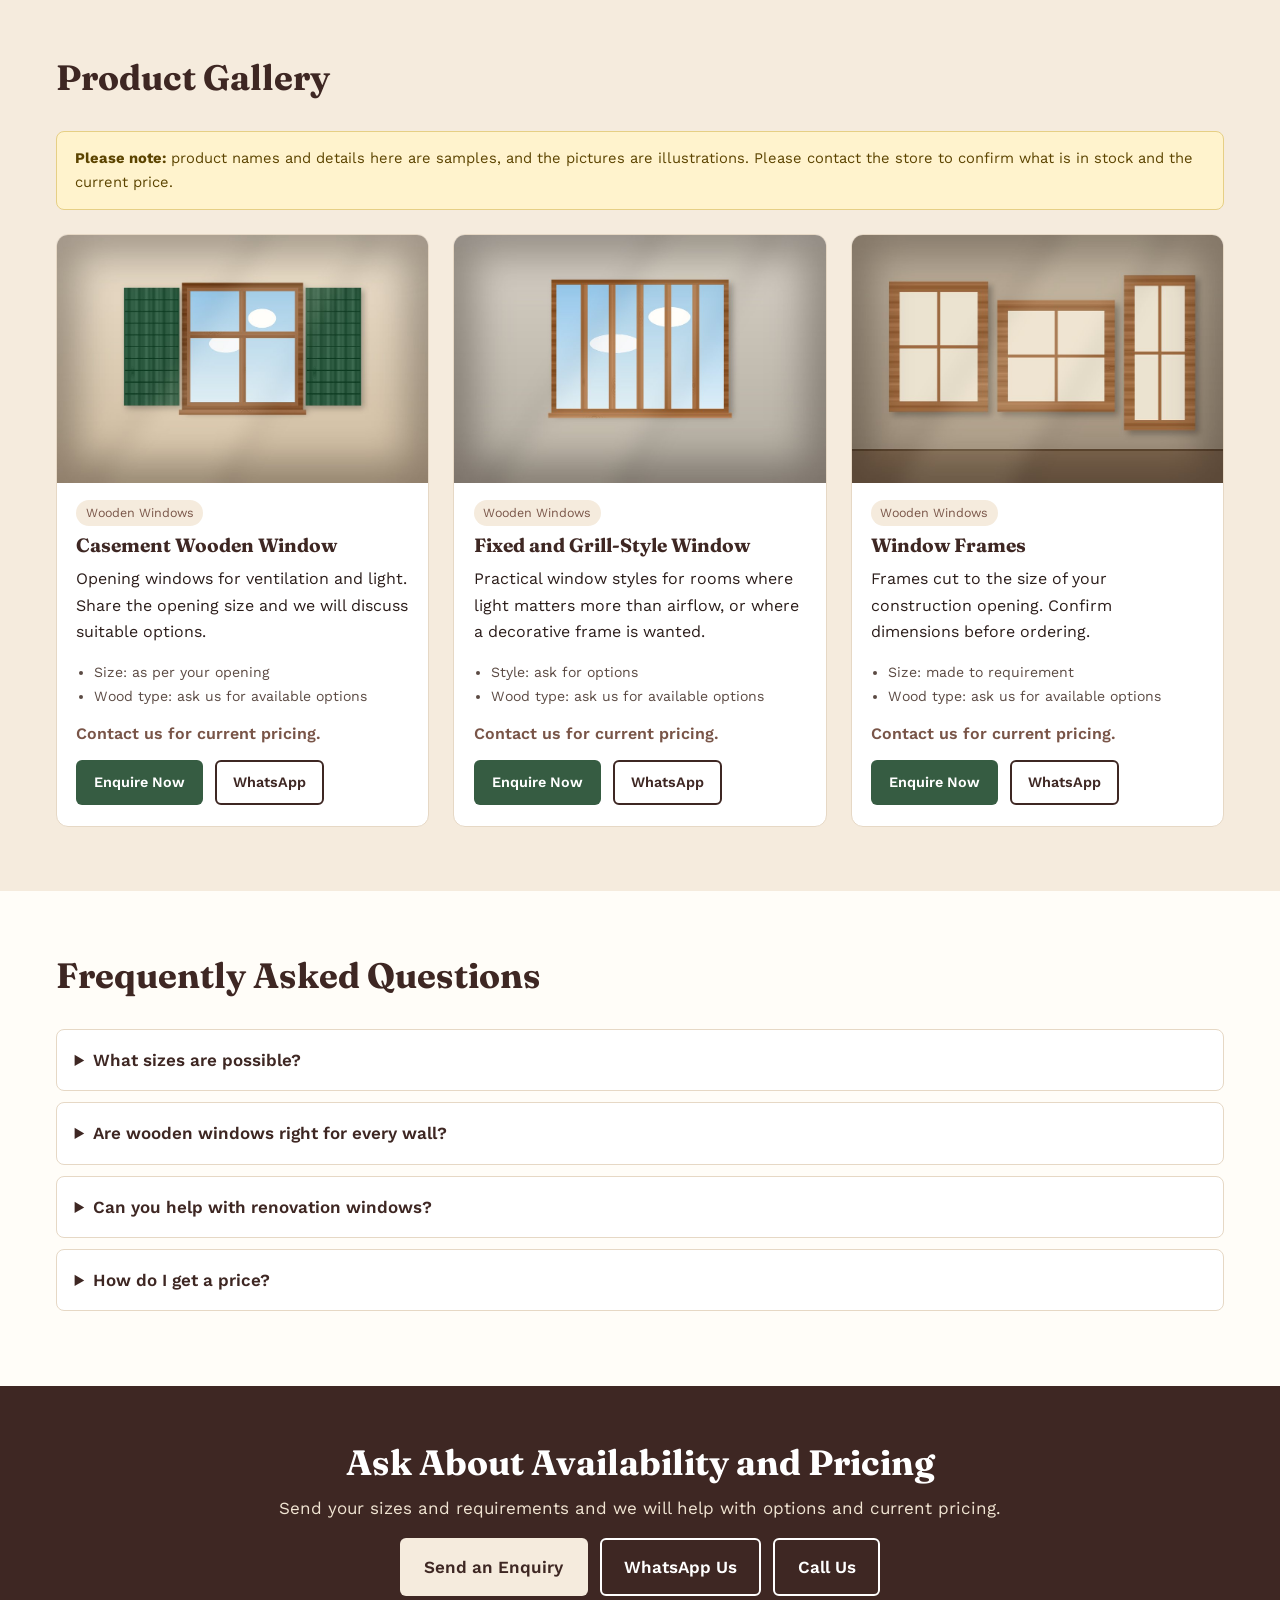
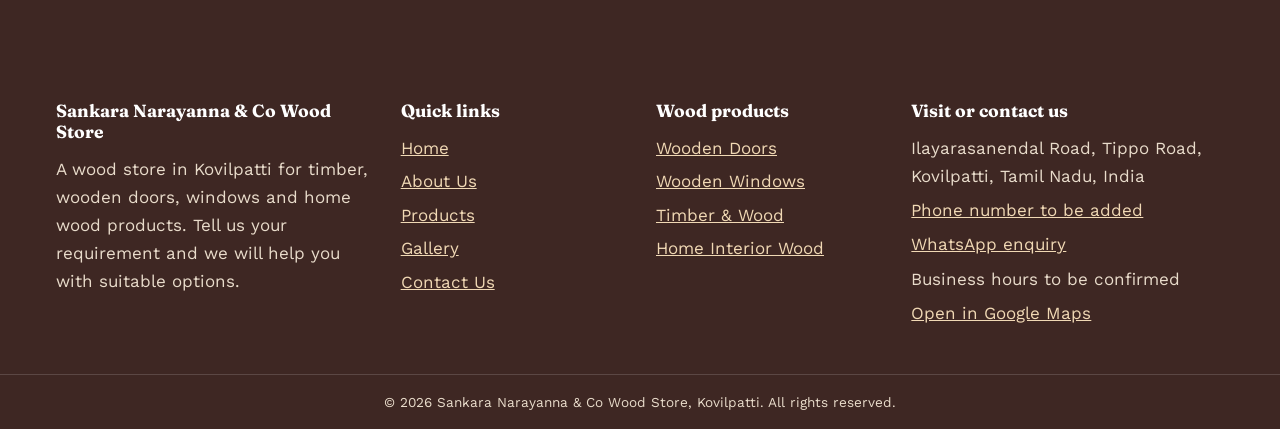
<file: wooden-windows.html>
<!DOCTYPE html>
<html lang="en">
<head>
<meta charset="UTF-8">
<meta name="viewport" content="width=device-width, initial-scale=1">
<title>Wooden Windows in Kovilpatti | Frames &amp; Designs | Sankara Narayanna &amp; Co</title>
<meta name="description" content="Wooden window designs and frames in Kovilpatti for new construction and renovation. Enquire about sizes, styles and pricing at Sankara Narayanna &amp; Co Wood Store.">
<link rel="canonical" href="https://www.example.com/wooden-windows.html">
<meta property="og:type" content="website">
<meta property="og:title" content="Wooden Windows in Kovilpatti | Frames &amp; Designs | Sankara Narayanna &amp; Co">
<meta property="og:description" content="Wooden window designs and frames in Kovilpatti for new construction and renovation. Enquire about sizes, styles and pricing at Sankara Narayanna &amp; Co Wood Store.">
<meta property="og:url" content="https://www.example.com/wooden-windows.html">
<meta property="og:image" content="https://www.example.com/images/hero-wood-store.jpg">
<link rel="icon" href="images/logo.png">
<link rel="preconnect" href="https://fonts.googleapis.com"><link rel="preconnect" href="https://fonts.gstatic.com" crossorigin>
<link rel="stylesheet" href="https://fonts.googleapis.com/css2?family=Fraunces:wght@600;700&family=Work+Sans:wght@400;500;600&display=swap">
<link rel="stylesheet" href="https://cdn.jsdelivr.net/npm/bootstrap-icons@1.11.3/font/bootstrap-icons.min.css">
<link rel="stylesheet" href="navbar/global.css">
<link rel="stylesheet" href="css/style.css">
<link rel="stylesheet" href="css/responsive.css">
</head>
<body>
<div id="site-header"></div>
<div id="site-navbar"></div>
<main id="main">
<section class="page-hero"><img src="images/wooden-windows/casement-window.jpg" alt="" width="1600" height="500"><div class="wrap"><nav class="crumbs" aria-label="Breadcrumb"><a href="index.html">Home</a><span aria-hidden="true">/</span><span>Wooden Windows in Kovilpatti</span></nav><h1>Wooden Windows in Kovilpatti</h1><p>Window designs and frames for light, ventilation and a good-looking finish.</p></div></section><section class="section"><div class="wrap"><div class="section-head"><h2>Window Design Options</h2></div><p>Windows decide how much light and air a room gets, and they shape the look of the house from outside. We can help you with traditional and modern wooden window styles, frames and sizes for your construction or renovation.</p></div></section><section class="section alt"><div class="wrap"><div class="section-head"><h2>Window Styles</h2></div><div class="grid grid-2"><div class="info-card"><h3>Traditional styles</h3><p>Familiar frame and shutter designs that suit many homes in the region.</p></div><div class="info-card"><h3>Modern styles</h3><p>Simpler lines and larger panes for contemporary houses.</p></div><div class="info-card"><h3>Casement windows</h3><p>Hinged windows that open for good ventilation.</p></div><div class="info-card"><h3>Fixed windows</h3><p>Bring in light and views where opening is not needed.</p></div></div></div></section><section class="section"><div class="wrap"><div class="section-head"><h2>Choosing the Right Wood</h2></div><div class="grid grid-2"><div class="info-card"><h3>Exposure to moisture</h3><p>Windows facing rain or damp need wood and finish that can cope. Tell us the side of the house.</p></div><div class="info-card"><h3>Maintenance</h3><p>Some finishes need re-doing every few years. Ask what upkeep to expect.</p></div><div class="info-card"><h3>Dimensions</h3><p>Give us the wall opening size and we will discuss the frame and shutter sizes.</p></div><div class="info-card"><h3>Intended use</h3><p>Bedroom, kitchen or staircase windows each have different needs.</p></div></div></div></section><section class="section alt"><div class="wrap"><div class="section-head"><h2>Product Gallery</h2></div><div class="notice"><p><strong>Please note:</strong> product names and details here are samples, and the pictures are illustrations. Please contact the store to confirm what is in stock and the current price.</p></div><div class="grid grid-3" data-products data-cat="windows"></div></div></section><section class="section"><div class="wrap"><div class="section-head"><h2>Frequently Asked Questions</h2></div><div class="faq"><details><summary>What sizes are possible?</summary><p>Share your opening size. We will confirm what we can supply.</p></details><details><summary>Are wooden windows right for every wall?</summary><p>It depends on moisture, sun and upkeep. We can talk through the options for your location.</p></details><details><summary>Can you help with renovation windows?</summary><p>Yes, please send the existing size and what you would like to change.</p></details><details><summary>How do I get a price?</summary><p>Use the enquiry form or WhatsApp with your sizes and quantity.</p></details></div></div></section><section class="cta"><div class="wrap"><h2>Ask About Availability and Pricing</h2><p>Send your sizes and requirements and we will help with options and current pricing.</p><div class="btn-row"><a class="btn btn-light" href="contact.html#enquiry">Send an Enquiry</a><a class="btn btn-ghost" data-site="wa" data-msg="Hello, I would like to enquire about wooden windows." href="#" target="_blank" rel="noopener">WhatsApp Us</a><a class="btn btn-ghost" data-site="tel" href="#">Call Us</a></div></div></section>
</main>
<div id="site-footer"></div>
<script src="js/config.js"></script>
<script src="navbar/navbar.js"></script>
<script src="js/main.js"></script>
</body>
</html>
</file>
<file: navbar/global.css>
/* navbar/global.css - ONLY header, navbar and footer styles (plus shared design tokens) */
:root{
  --walnut:#3E2723; --wood:#795548; --beige:#F5EBDD; --offwhite:#FFFDF8; --green:#365C42; --ink:#2b1d1a;
  --font-head:'Fraunces',Georgia,'Times New Roman',serif;
  --font-body:'Work Sans',system-ui,-apple-system,'Segoe UI',Roboto,Arial,sans-serif;
  --nav-h:68px;
}
*,*::before,*::after{box-sizing:border-box}
.wrap{width:100%;max-width:1200px;margin:0 auto;padding:0 1rem}
.skip-link{position:absolute;left:-999px;top:0;background:#fff;color:var(--walnut);padding:.6rem 1rem;z-index:2000}
.skip-link:focus{left:0}

/* ---------- Header ---------- */
.site-header{background:var(--walnut);color:var(--beige);font-size:.88rem}
.site-header .wrap{max-width:1360px}
.header-inner{display:flex;flex-wrap:wrap;gap:.4rem 1.5rem;justify-content:space-between;align-items:center;padding-top:.5rem;padding-bottom:.5rem}
.header-name{margin:0}
.header-tag{margin-left:.75rem;opacity:.85}
.header-contact{display:flex;flex-wrap:wrap;gap:.25rem 1.25rem;list-style:none;margin:0;padding:0}
.site-header a{color:var(--beige);text-decoration:none}
.site-header a:hover,.site-header a:focus-visible{text-decoration:underline}

/* ---------- Navbar ---------- */
#site-navbar{position:sticky;top:0;z-index:1000}
.navbar{background:var(--offwhite);border-bottom:1px solid #e3d5c2;transition:box-shadow .25s}
.navbar.scrolled{box-shadow:0 4px 18px rgba(62,39,35,.15)}
.navbar .wrap{max-width:1360px}
.nav-inner{display:flex;align-items:center;justify-content:space-between;min-height:var(--nav-h);gap:1rem;position:relative}
.nav-logo{flex:none;white-space:nowrap;display:flex;align-items:center;gap:.6rem;text-decoration:none;color:var(--walnut);font-family:var(--font-head);font-weight:700;line-height:1.1}
.nav-logo img{border-radius:50%}
.nav-logo small{display:block;font-family:var(--font-body);font-weight:500;font-size:.72rem;color:var(--wood)}
.nav-menu{display:flex;align-items:center;gap:1rem}
.nav-links{display:flex;gap:.15rem;list-style:none;margin:0;padding:0}
.nav-links a{position:relative;display:block;padding:.6rem .5rem;color:var(--walnut);text-decoration:none;font-size:.9rem;font-weight:500;white-space:nowrap}
.nav-links a::after{content:"";position:absolute;left:.5rem;right:.5rem;bottom:.2rem;height:3px;border-radius:3px;background:var(--green);transform:scaleX(0);transition:transform .2s}
.nav-links a:hover::after,.nav-links a:focus-visible::after,.nav-links a.active::after{transform:scaleX(1)}
.nav-links a.active{color:var(--green);font-weight:700}
.nav-quote{background:var(--green);color:#fff;text-decoration:none;padding:.6rem 1.1rem;border-radius:6px;font-weight:600;font-size:.9rem;white-space:nowrap}
.nav-quote:hover{background:#2a4a35}
.navbar a:focus-visible,.nav-toggle:focus-visible,.site-footer a:focus-visible,.site-header a:focus-visible{outline:3px solid #d99a3d;outline-offset:2px}
.nav-toggle{display:none;background:none;border:1px solid #cdb9a1;border-radius:6px;padding:.6rem .55rem;cursor:pointer}
.nav-toggle .bar{display:block;width:22px;height:2px;background:var(--walnut);margin:4px 0;transition:transform .25s,opacity .2s}
.nav-toggle[aria-expanded="true"] .bar:nth-child(1){transform:translateY(6px) rotate(45deg)}
.nav-toggle[aria-expanded="true"] .bar:nth-child(2){opacity:0}
.nav-toggle[aria-expanded="true"] .bar:nth-child(3){transform:translateY(-6px) rotate(-45deg)}
.component-error{margin:0;padding:.75rem 1rem;background:#fff3cd;color:#5c4400;text-align:center;font-size:.9rem}

/* ---------- Footer ---------- */
.site-footer{background:var(--walnut);color:#e9dccb}
.footer-grid{display:grid;grid-template-columns:1.4fr 1fr 1fr 1.4fr;gap:2rem;padding-top:3rem;padding-bottom:2.5rem}
.site-footer h2{font-family:var(--font-head);font-size:1.1rem;color:#fff;margin:0 0 .8rem}
.site-footer ul{list-style:none;margin:0;padding:0}
.site-footer li{margin:.35rem 0}
.site-footer p{margin:.4rem 0}
.site-footer address{font-style:normal}
.site-footer a{color:#f1d9b5}
.site-footer a:hover{color:#fff}
.footer-bottom{border-top:1px solid rgba(255,255,255,.15);padding:1rem 0;font-size:.85rem;text-align:center}

/* ---------- Responsive (header / navbar / footer only) ---------- */
@media (max-width:1340px){
  .nav-toggle{display:block}
  .nav-menu{position:absolute;top:100%;left:0;right:0;background:var(--offwhite);flex-direction:column;align-items:stretch;gap:0;padding:0 1rem;max-height:0;overflow:hidden;visibility:hidden;border-bottom:1px solid #e3d5c2;transition:max-height .3s ease,padding .3s,visibility .3s}
  .nav-menu.open{max-height:90vh;overflow-y:auto;visibility:visible;padding:.5rem 1rem 1rem}
  .nav-links{flex-direction:column}
  .nav-links a{padding:.8rem .25rem;border-bottom:1px solid #eee2d0;font-size:1rem}
  .nav-links a::after{display:none}
  .nav-links a.active{border-left:4px solid var(--green);padding-left:.6rem}
  .nav-quote{text-align:center;margin-top:.8rem;padding:.8rem}
}
@media (max-width:860px){.footer-grid{grid-template-columns:1fr 1fr}.header-tag{display:none}}
@media (max-width:520px){.footer-grid{grid-template-columns:1fr;gap:1.5rem}.header-inner{justify-content:center;text-align:center}.nav-logo span{font-size:.95rem}}
@media (prefers-reduced-motion:reduce){.navbar,.nav-menu,.nav-toggle .bar,.nav-links a::after{transition:none}}
</file>
<file: css/style.css>
/* css/style.css - page-specific styles (header/navbar/footer live in navbar/global.css) */
html{scroll-behavior:smooth}
body{margin:0;font-family:var(--font-body);color:var(--ink);background:var(--offwhite);line-height:1.65;font-size:1rem}
img{max-width:100%;height:auto;display:block}
h1,h2,h3{font-family:var(--font-head);color:var(--walnut);line-height:1.2;margin:0 0 .6rem}
h1{font-size:clamp(2rem,5vw,3.4rem)} h2{font-size:clamp(1.5rem,3.2vw,2.2rem)} h3{font-size:1.2rem}
p{margin:0 0 1rem;max-width:68ch}
a{color:var(--green)}
:focus-visible{outline:3px solid #d99a3d;outline-offset:2px}

/* Layout helpers */
.section{padding:4rem 0}
.section.alt{background:var(--beige)}
.section-head{max-width:720px;margin-bottom:2rem}
.grid{display:grid;gap:1.5rem}
.grid-3{grid-template-columns:repeat(3,1fr)}
.grid-2{grid-template-columns:repeat(2,1fr)}
.grid-4{grid-template-columns:repeat(4,1fr)}
.split{display:grid;grid-template-columns:1fr 1fr;gap:2.5rem;align-items:center}
.split img{border-radius:12px;width:100%;aspect-ratio:4/3;object-fit:cover}
.center{text-align:center}.center p{margin-left:auto;margin-right:auto}

/* Buttons */
.btn{display:inline-block;padding:.8rem 1.4rem;border-radius:6px;font-weight:600;text-decoration:none;border:2px solid transparent;cursor:pointer;font:inherit;font-weight:600;min-height:44px;transition:background .2s,color .2s}
.btn-primary{background:var(--green);color:#fff}.btn-primary:hover{background:#2a4a35}
.btn-outline{background:transparent;color:var(--walnut);border-color:var(--walnut)}.btn-outline:hover{background:var(--walnut);color:#fff}
.btn-light{background:var(--beige);color:var(--walnut)}.btn-light:hover{background:#fff}
.btn-ghost{background:transparent;color:#fff;border-color:#fff}.btn-ghost:hover{background:#fff;color:var(--walnut)}
.btn-sm{padding:.55rem 1rem;font-size:.9rem}
.btn-row{display:flex;flex-wrap:wrap;gap:.75rem}

/* Hero */
.hero{position:relative;min-height:clamp(480px,78vh,720px);display:flex;align-items:center;color:#fff;overflow:hidden;background:var(--walnut)}
.hero>img{position:absolute;inset:0;width:100%;height:100%;object-fit:cover}
.hero::after{content:"";position:absolute;inset:0;background:linear-gradient(90deg,rgba(40,24,20,.88),rgba(40,24,20,.45))}
.hero .wrap{position:relative;z-index:1}
.hero h1{color:#fff;max-width:17ch}
.hero p{font-size:1.15rem;max-width:56ch}
.page-hero{position:relative;color:#fff;background:var(--walnut);padding:4rem 0;overflow:hidden}
.page-hero>img{position:absolute;inset:0;width:100%;height:100%;object-fit:cover;opacity:.35}
.page-hero .wrap{position:relative;z-index:1}
.page-hero h1{color:#fff;font-size:clamp(1.9rem,4.5vw,3rem)}
.page-hero p{font-size:1.1rem;margin:0}

/* Cards */
.card{background:#fff;border:1px solid #e6d8c5;border-radius:12px;overflow:hidden;display:flex;flex-direction:column}
.card img{width:100%;aspect-ratio:3/2;object-fit:cover}
.card-body{padding:1.1rem 1.2rem 1.3rem;display:flex;flex-direction:column;flex:1}
.card-body p{font-size:.96rem}
.card-body .btn-row{margin-top:auto}
.tag{display:inline-block;align-self:flex-start;background:var(--beige);color:var(--wood);font-size:.78rem;padding:.15rem .6rem;border-radius:20px;margin-bottom:.5rem}
.specs{margin:0 0 .8rem;padding-left:1.1rem;font-size:.88rem;color:#5b4a43}
.price{font-weight:600;color:var(--wood);font-size:.9rem;margin-bottom:.8rem}
.info-card{background:#fff;border-left:5px solid var(--green);border-radius:8px;padding:1.2rem 1.3rem}
.info-card p{margin:0;font-size:.96rem}
.alt .info-card{background:var(--offwhite)}
.checklist{list-style:none;padding:0;margin:0 0 1rem}
.checklist li{padding-left:1.7rem;position:relative;margin:.5rem 0}
.checklist li::before{content:"";position:absolute;left:0;top:.45rem;width:.9rem;height:.5rem;border-left:3px solid var(--green);border-bottom:3px solid var(--green);transform:rotate(-45deg)}

/* Process (a true sequence, so numbered) */
.steps{counter-reset:s;list-style:none;margin:0;padding:0;display:grid;grid-template-columns:repeat(4,1fr);gap:1.5rem}
.steps li{counter-increment:s;background:#fff;border-radius:12px;padding:1.4rem;border:1px solid #e6d8c5}
.steps li::before{content:counter(s);display:grid;place-items:center;width:2.2rem;height:2.2rem;border-radius:50%;background:var(--walnut);color:#fff;font-weight:700;margin-bottom:.8rem}
.steps h3{font-size:1.05rem}.steps p{font-size:.94rem;margin:0}

/* CTA band */
.cta{background:var(--walnut);color:#f1e5d3;padding:3.5rem 0;text-align:center}
.cta h2{color:#fff}.cta p{margin-left:auto;margin-right:auto}
.cta .btn-row{justify-content:center}

/* Products page */
.toolbar{display:flex;flex-wrap:wrap;gap:1rem;align-items:center;margin-bottom:1.5rem}
.filters{display:flex;flex-wrap:wrap;gap:.5rem}
.filter-btn{border:1.5px solid var(--wood);background:#fff;color:var(--walnut);padding:.5rem 1rem;border-radius:30px;cursor:pointer;font:inherit;font-size:.9rem;min-height:40px}
.filter-btn[aria-pressed="true"]{background:var(--walnut);color:#fff;border-color:var(--walnut)}
.search{flex:1;min-width:220px;max-width:340px;padding:.65rem .9rem;border:1.5px solid #cdb9a1;border-radius:6px;font:inherit;background:#fff}
.notice{background:#fff3cd;border:1px solid #e6cf85;color:#5c4400;padding:.9rem 1.1rem;border-radius:8px;font-size:.92rem;margin-bottom:1.5rem}
.notice p{margin:0;max-width:none}
.empty{padding:2rem;text-align:center;color:#6b5a52}

/* Gallery */
.gallery{display:grid;grid-template-columns:repeat(4,1fr);gap:1rem}
.gallery button{border:0;padding:0;background:none;cursor:zoom-in;border-radius:10px;overflow:hidden;aspect-ratio:4/3}
.gallery img{width:100%;height:100%;object-fit:cover;transition:transform .3s}
.gallery button:hover img{transform:scale(1.04)}
.lightbox{position:fixed;inset:0;background:rgba(20,12,10,.92);z-index:3000;display:none;align-items:center;justify-content:center;flex-direction:column;padding:1rem}
.lightbox.open{display:flex}
.lightbox img{max-height:75vh;max-width:min(94vw,1000px);width:auto;border-radius:8px}
.lightbox p{color:#fff;margin:.8rem 0 0;text-align:center}
.lightbox a.lb-link{color:#f1d9b5}
.lb-btn{position:absolute;background:rgba(255,255,255,.15);color:#fff;border:0;width:46px;height:46px;border-radius:50%;font-size:1.5rem;cursor:pointer}
.lb-close{top:1rem;right:1rem}.lb-prev{left:1rem;top:50%}.lb-next{right:1rem;top:50%}

/* FAQ */
.faq details{background:#fff;border:1px solid #e6d8c5;border-radius:8px;margin-bottom:.7rem;padding:.2rem 1.1rem}
.faq summary{cursor:pointer;font-weight:600;padding:.8rem 0;color:var(--walnut)}
.faq details p{margin:0 0 1rem}

/* Contact form */
.form-card{background:#fff;border:1px solid #e6d8c5;border-radius:12px;padding:1.6rem}
.form-grid{display:grid;grid-template-columns:1fr 1fr;gap:1rem 1.2rem}
.field{display:flex;flex-direction:column}
.field.full{grid-column:1/-1}
.field label{font-weight:600;font-size:.92rem;margin-bottom:.3rem}
.field input,.field select,.field textarea{padding:.7rem .8rem;border:1.5px solid #cdb9a1;border-radius:6px;font:inherit;background:#fff;width:100%;min-height:44px}
.field textarea{min-height:120px;resize:vertical}
.field .err{color:#a12a1f;font-size:.84rem;min-height:1.1em;margin-top:.2rem}
.field.invalid input,.field.invalid select,.field.invalid textarea{border-color:#a12a1f}
.consent{display:flex;gap:.6rem;align-items:flex-start;font-size:.92rem}
.consent input{margin-top:.3rem;width:1.1rem;height:1.1rem;flex:none}
.form-msg{margin-top:1rem;padding:.9rem 1.1rem;border-radius:8px;display:none}
.form-msg.show{display:block}
.form-msg.ok{background:#e4f1e7;color:#1f4a2c;border:1px solid #b5d6bd}
.form-msg.bad{background:#fbe5e2;color:#7d1f16;border:1px solid #efbcb6}
.form-msg.info{background:#fff3cd;color:#5c4400;border:1px solid #e6cf85}
.contact-list{list-style:none;padding:0;margin:0 0 1rem}
.contact-list li{margin:.7rem 0}

/* ---------- Readability ---------- */
body{font-size:1.0625rem}
.card-body p,.info-card p{font-size:1rem}
.section-head p{font-size:1.08rem;color:#5b4a43}

/* Breadcrumbs on inner pages */
.crumbs{display:flex;flex-wrap:wrap;gap:.5rem;font-size:.9rem;margin-bottom:.8rem;color:#f1d9b5}
.crumbs a{color:#fff}

/* Quick-link strip under the home hero */
.quick{background:var(--beige);padding:2.2rem 0}
.quick-title{font-size:1.3rem;margin-bottom:1rem}
.quick-link{display:flex;flex-direction:column;gap:.15rem;background:#fff;border:1px solid #e6d8c5;border-radius:12px;padding:1rem 1.1rem;text-decoration:none;color:var(--walnut);transition:border-color .2s,transform .2s}
.quick-link:hover,.quick-link:focus-visible{border-color:var(--green);transform:translateY(-2px)}
.quick-link i{font-size:1.6rem;color:var(--green)}
.quick-link span{font-size:.9rem;color:#6b5a52}

/* Floating help buttons */
.fab{position:fixed;right:1rem;bottom:1rem;z-index:900;display:flex;flex-direction:column;align-items:flex-end;gap:.6rem}
.fab-btn{display:flex;align-items:center;gap:.5rem;padding:.7rem 1.1rem;border-radius:30px;color:#fff;text-decoration:none;font-weight:600;box-shadow:0 6px 18px rgba(0,0,0,.25);min-height:46px}
.fab-wa{background:#1f8f4e}.fab-call{background:var(--walnut)}
.fab-top{width:44px;height:44px;border-radius:50%;border:0;background:var(--wood);color:#fff;cursor:pointer;box-shadow:0 6px 18px rgba(0,0,0,.25)}
.fab-top[hidden]{display:none}

/* Scroll reveal (only active when JavaScript runs and motion is allowed) */
.js-reveal .reveal{opacity:0;transform:translateY(26px);transition:opacity .6s ease,transform .6s ease;transition-delay:var(--d,0s)}
.js-reveal .reveal.in{opacity:1;transform:none}
.js-reveal .split>.reveal:first-child{transform:translateX(-30px)}
.js-reveal .split>.reveal:last-child{transform:translateX(30px)}
.js-reveal .split>.reveal.in{transform:none}

/* One entrance moment on the home hero */
@keyframes rise{from{opacity:0;transform:translateY(22px)}to{opacity:1;transform:none}}
@keyframes settle{from{transform:scale(1.07)}to{transform:scale(1)}}
.hero .wrap>*{animation:rise .8s ease both}
.hero .wrap>*:nth-child(2){animation-delay:.12s}.hero .wrap>*:nth-child(3){animation-delay:.24s}
.hero>img{animation:settle 6s ease both}
@media (prefers-reduced-motion:reduce){
  .js-reveal .reveal{opacity:1;transform:none;transition:none}
  .hero .wrap>*,.hero>img{animation:none}
}
</file>
<file: css/responsive.css>
/* css/responsive.css - page-specific breakpoints (320px to 1440px+) */
@media (max-width:1024px){
  .grid-4,.gallery{grid-template-columns:repeat(2,1fr)}
  .steps{grid-template-columns:repeat(2,1fr)}
  .grid-3{grid-template-columns:repeat(2,1fr)}
}
@media (max-width:768px){
  .section{padding:2.8rem 0}
  .split,.grid-2,.form-grid{grid-template-columns:1fr}
  .hero{min-height:480px}
  .hero::after{background:rgba(40,24,20,.72)}
  .page-hero{padding:2.8rem 0}
  .toolbar{flex-direction:column;align-items:stretch}
  .search{max-width:none}
  .lb-prev,.lb-next{top:auto;bottom:1rem}
}
@media (max-width:560px){
  .grid-3,.grid-4,.steps{grid-template-columns:1fr}
  .gallery{grid-template-columns:1fr 1fr;gap:.6rem}
  .btn-row .btn{flex:1 1 100%;text-align:center}
  .form-card{padding:1.1rem}
  .hero h1{max-width:none}
}
@media (max-width:360px){body{font-size:.96rem}.filter-btn{padding:.45rem .8rem}}
@media (prefers-reduced-motion:reduce){html{scroll-behavior:auto}.gallery img,.btn{transition:none}}
/* contact page two-column layout collapses on tablets/phones */
@media (max-width:768px){#contactGrid{grid-template-columns:1fr !important}}

/* Phones and tablets: help buttons become a bottom bar */
@media (max-width:768px){
  body{padding-bottom:64px}
  .fab{left:0;right:0;bottom:0;flex-direction:row;gap:0;padding:0;align-items:stretch}
  .fab-btn{flex:1;justify-content:center;border-radius:0;box-shadow:none;min-height:56px;padding:.6rem}
  .fab-top{position:fixed;right:.8rem;bottom:72px}
}
@media (max-width:560px){.quick .grid-4{grid-template-columns:1fr 1fr}.quick-link{padding:.8rem}}
</file>
